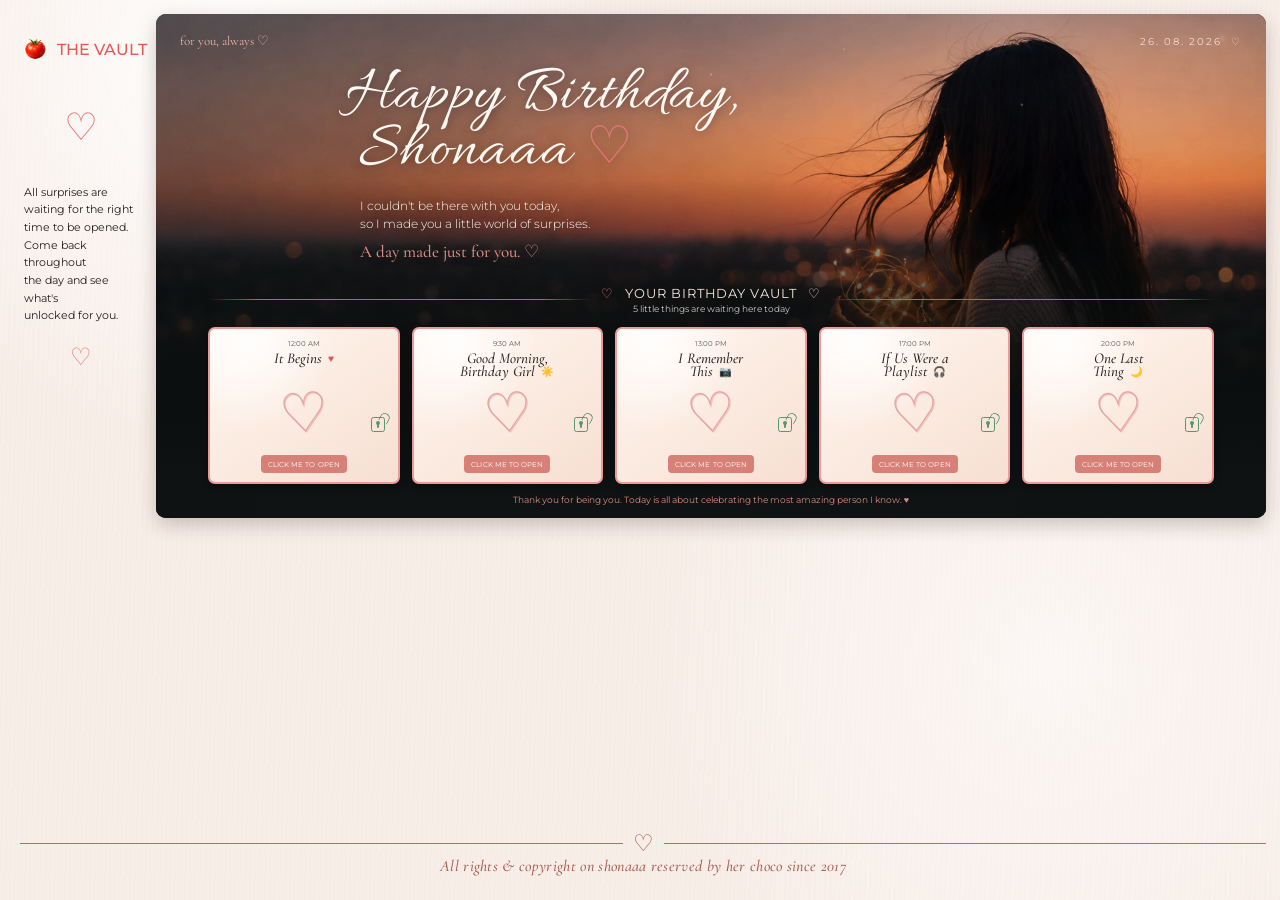
<file: index.html>
<!doctype html>
<html lang="en">
  <head>
    <meta charset="UTF-8" />
    <meta name="viewport" content="width=device-width, initial-scale=1" />
    <meta name="theme-color" content="#f8ede7" />
    <meta name="description" content="A little birthday world of surprises, made just for Shonaaa." />
    <title>The Birthday Vault · Shonaaa</title>
    <link rel="preconnect" href="https://fonts.googleapis.com" />
    <link rel="preconnect" href="https://fonts.gstatic.com" crossorigin />
    <link href="https://fonts.googleapis.com/css2?family=Allura&family=Cormorant+Garamond:ital,wght@1,500&family=Montserrat:wght@300;400;500;600&display=swap" rel="stylesheet" />
    <link rel="stylesheet" href="styles.css" />
        <link rel="icon" type="image/png" href="../assets/tomato-mark.png">
    <script defer src="vault-data.js"></script>
    <script defer src="app.js"></script>
  </head>
  <body>
    <main class="page-layout">
      <header class="brand" aria-label="The Vault">
        <img src="assets/tomato-mark.png" alt="" width="52" height="52" />
        <span>THE VAULT</span>
      </header>

      <section class="vault-panel" aria-labelledby="birthday-title">
        <div class="vault-atmosphere" aria-hidden="true"></div>
        <div class="panel-meta">
          <span class="meta-love">for you, always ♡</span>
          <time id="vault-date" datetime="2026-08-25">25. 08. 2026&nbsp;&nbsp;♡</time>
        </div>

        <div class="hero-copy">
          <h1 id="birthday-title">Happy Birthday,<br /><span>Shonaaa</span> <i>♡</i></h1>
          <p>I couldn't be there with you today,<br />so I made you a little world of surprises.</p>
          <strong>A day made just for you. ♡</strong>
        </div>

        <section class="vault-content" aria-labelledby="vault-heading">
          <div class="vault-heading-row">
            <span class="heading-line" aria-hidden="true"></span>
            <div>
              <h2 id="vault-heading">♡ &nbsp; YOUR BIRTHDAY VAULT &nbsp; ♡</h2>
              <p>5 little things are waiting here today</p>
            </div>
            <span class="heading-line" aria-hidden="true"></span>
          </div>
          <div class="cards-grid" id="vault-cards" aria-live="polite"></div>
          <p class="panel-thank-you">Thank you for being you. Today is all about celebrating the most amazing person I know. ♥</p>
        </section>
      </section>

      <aside class="intro-note">
        <span class="note-heart" aria-hidden="true">♡</span>
        <p>All surprises are<br class="desktop-only" /> waiting for the right<br class="desktop-only" /> time to be opened.<br class="desktop-only" /> Come back throughout<br class="desktop-only" /> the day and see what's<br class="desktop-only" /> unlocked for you.</p>
        <span class="note-small-heart" aria-hidden="true">♡</span>
      </aside>

      <footer class="site-footer">
        <div class="footer-rule" aria-hidden="true"><span></span><b>♡</b><span></span></div>
        <p>All rights & copyright on shonaaa reserved by her choco since 2017</p>
      </footer>
    </main>
  </body>
</html>
</file>
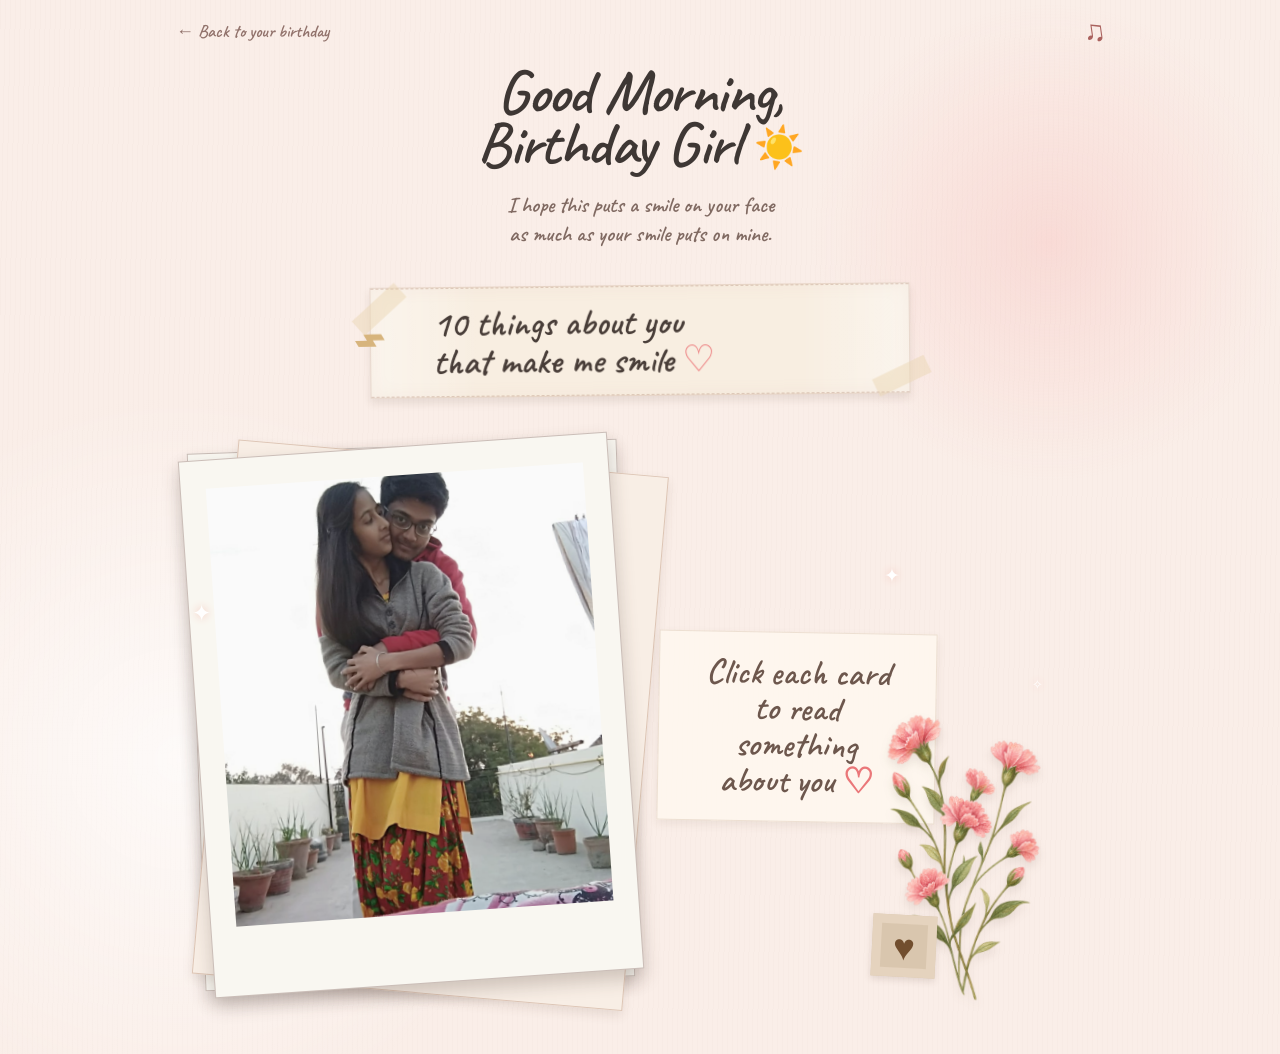
<file: surprises/good-morning.html>
<!doctype html>
<html lang="en">
  <head>
    <meta charset="UTF-8" />
    <meta name="viewport" content="width=device-width, initial-scale=1" />
    <meta name="theme-color" content="#f9eee9" />
    <meta name="description" content="A good-morning birthday keepsake made especially for Shonaaa." />
    <title>Good Morning, Birthday Girl · The Birthday Vault</title>
    <link rel="preconnect" href="https://fonts.googleapis.com" />
    <link rel="preconnect" href="https://fonts.gstatic.com" crossorigin />
    <link href="https://fonts.googleapis.com/css2?family=Allura&family=Caveat:wght@500;600;700&family=Montserrat:wght@300;400;500&display=swap" rel="stylesheet" />
    <link rel="preload" href="../assets/birthday-sunset-hero.png" as="image" />
    <link rel="preload" href="../assets/morning-carnations-photo.png" as="image" />
    <link rel="preload" href="../assets/remember-sunset-memory.png" as="image" />
    <link rel="preload" href="../assets/pink-carnation-bouquet.png" as="image" />
    <link rel="stylesheet" href="../styles.css" />
    <link rel="stylesheet" href="../good-morning.css" />
        <link rel="icon" type="image/png" href="../assets/tomato-mark.png">
    <script defer src="../vault-data.js"></script>
    <script defer src="../surprise.js"></script>
    <script defer src="../good-morning.js"></script>
  </head>
  <body class="good-morning-page is-preloading" data-surprise-id="good-morning">
    <div class="gm-preloader" id="gm-preloader" role="status" aria-label="Opening something made just for you">
      <div class="gm-stars" aria-hidden="true"></div>
      <p class="gm-preload-copy">Opening something<br />made just for you...</p>
      <span class="gm-preload-copy-heart" aria-hidden="true">♡</span>
      <div class="gm-envelope-scene" aria-hidden="true">
        <div class="gm-golden-glow"></div>
        <div class="gm-sparks">
          <i style="--x:-104px;--y:-75px;--d:.05s;--s:7px"></i><i style="--x:-64px;--y:-118px;--d:.16s;--s:5px"></i>
          <i style="--x:-22px;--y:-92px;--d:.27s;--s:8px"></i><i style="--x:24px;--y:-126px;--d:.1s;--s:5px"></i>
          <i style="--x:67px;--y:-86px;--d:.22s;--s:7px"></i><i style="--x:104px;--y:-112px;--d:.34s;--s:4px"></i>
          <i style="--x:-126px;--y:-22px;--d:.31s;--s:5px"></i><i style="--x:126px;--y:-31px;--d:.13s;--s:6px"></i>
        </div>
        <div class="gm-envelope">
          <div class="gm-envelope-back"></div>
          <div class="gm-letter"><span>for you ♡</span></div>
          <div class="gm-envelope-front"></div>
          <div class="gm-envelope-flap"></div>
          <div class="gm-heart-seal">♥</div>
        </div>
      </div>
      <span class="gm-floating-heart heart-one" aria-hidden="true">♥</span><span class="gm-floating-heart heart-two" aria-hidden="true">♥</span>
      <span class="gm-floating-heart heart-three" aria-hidden="true">♥</span><span class="gm-floating-heart heart-four" aria-hidden="true">♥</span>
      <div class="gm-stitch-path" aria-hidden="true"><span>♥</span></div>
    </div>

    <main class="gm-page" id="good-morning-content">
      <div class="gm-page-inner">
        <a class="gm-back" href="../index.html">← Back to your birthday</a>
        <button class="gm-music" type="button" aria-label="A little birthday melody" title="A little birthday melody">♫</button>
        <header class="gm-heading">
          <h1>Good Morning,<br />Birthday Girl <span>☀️</span></h1>
          <p>I hope this puts a smile on your face<br />as much as your smile puts on mine.</p>
        </header>
        <section class="gm-keepsake" aria-label="Ten things about you">
          <span class="gm-paperclip" aria-hidden="true">⌁</span>
          <p>10 things about you<br />that make me smile <b>♡</b></p>
          <span class="gm-tape tape-left" aria-hidden="true"></span><span class="gm-tape tape-right" aria-hidden="true"></span>
        </section>
        <section class="gm-collage" aria-label="Birthday keepsake collage">
          <div class="gm-under-polaroid" aria-hidden="true">
            <figure><img src="../assets/morning-carnations-photo.png" alt="" /></figure>
            <span class="gm-under-progress">1 / 10</span>
          </div>
          <button class="gm-flip-card is-cover" type="button" aria-label="Flip the cover photograph to read message 1 of 10">
            <span class="gm-flip-inner">
              <span class="gm-flip-face gm-flip-front">
                <span class="gm-photo-mat"><img src="../assets/birthday-sunset-hero.png" alt="A girl holding warm fairy lights at sunset" /></span>
                <span class="gm-card-progress" aria-hidden="true"></span>
              </span>
              <span class="gm-flip-face gm-flip-back">
                <span class="gm-back-number">01</span>
                <span class="gm-back-message">Your smile makes even the quietest morning feel like sunshine. <b>♡</b></span>
                <span class="gm-back-doodle" aria-hidden="true">☀</span>
              </span>
            </span>
          </button>
          <button class="gm-current-message" type="button" aria-hidden="true" aria-label="Flip the latest message back to the photo stack">
            <span class="gm-current-number">01</span>
            <span class="gm-current-copy">Your smile makes even the quietest morning feel like sunshine. <b>♡</b></span>
            <span class="gm-current-doodle" aria-hidden="true">☀</span>
          </button>
          <article class="gm-instruction" id="memory-note" tabindex="-1">
            <p>Click each card<br />to read<br />something<br />about you <span>♡</span></p>
          </article>
          <img class="gm-flowers" src="../assets/pink-carnation-bouquet.png" alt="" />
          <span class="gm-flower-sparkle sparkle-one" aria-hidden="true">✦</span><span class="gm-flower-sparkle sparkle-two" aria-hidden="true">✧</span>
          <span class="gm-photo-sparkle" aria-hidden="true">✦</span><span class="gm-heart-sticker" aria-hidden="true">♥</span>
        </section>
      </div>
    </main>
  </body>
</html>
</file>
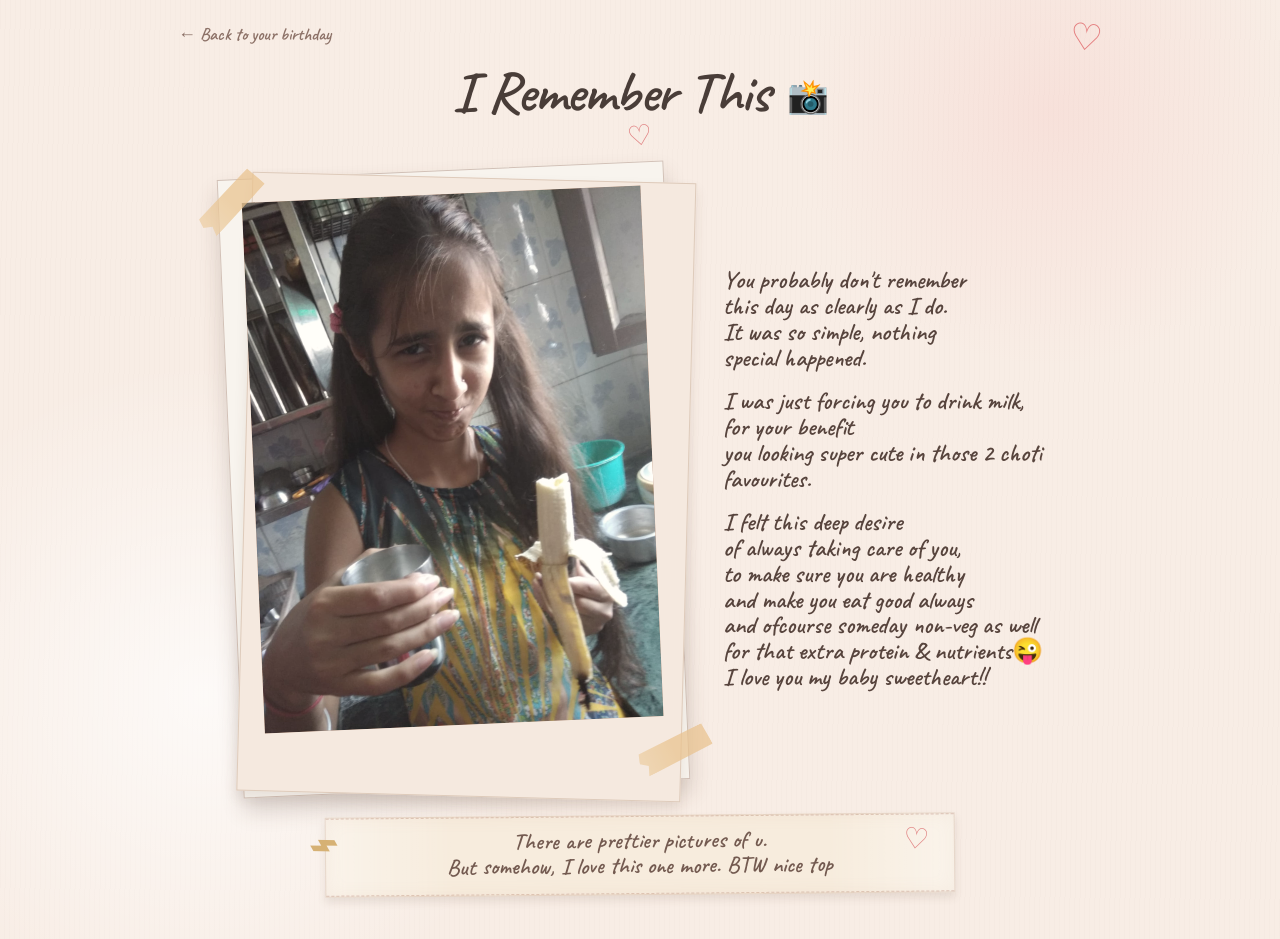
<file: surprises/i-remember-this.html>
<!doctype html>
<html lang="en">
  <head>
    <meta charset="UTF-8" />
    <meta name="viewport" content="width=device-width, initial-scale=1" />
    <meta name="theme-color" content="#f8ede5" />
    <meta name="description" content="A little sunset memory saved inside Shonaaa's birthday vault." />
    <title>I Remember This · The Birthday Vault</title>
    <link rel="preconnect" href="https://fonts.googleapis.com" />
    <link rel="preconnect" href="https://fonts.gstatic.com" crossorigin />
    <link href="https://fonts.googleapis.com/css2?family=Allura&family=Caveat:wght@500;600;700&family=Montserrat:wght@300;400;500&display=swap" rel="stylesheet" />
    <link rel="preload" href="../assets/remember-sunset-memory.png" as="image" />
    <link rel="stylesheet" href="../styles.css" />
    <link rel="stylesheet" href="../i-remember.css" />
        <link rel="icon" type="image/png" href="../assets/tomato-mark.png">
    <script defer src="../vault-data.js"></script>
    <script defer src="../surprise.js"></script>
    <script defer src="../i-remember.js"></script>
  </head>
  <body class="remember-page is-preloading" data-surprise-id="remember-this">
    <div class="rm-preloader" id="rm-preloader" role="status" aria-label="A memory is coming to life">
      <div class="rm-preload-specks" aria-hidden="true"></div>
      <p class="rm-preload-copy">Hold on...<br /><span>A memory is coming to life</span></p>
      <span class="rm-preload-heart" aria-hidden="true">♥</span>
      <div class="rm-developing-polaroid" aria-hidden="true">
        <span class="rm-loader-tape"></span>
        <div class="rm-developing-photo"><img src="../assets/MILK.jpeg" alt="" /></div>
        <span class="rm-drawn-heart">♡</span>
      </div>
    </div>

    <main class="rm-page" id="remember-content">
      <div class="rm-page-inner">
        <a class="rm-back" href="../index.html">← Back to your birthday</a>
        <span class="rm-corner-heart" aria-hidden="true">♡</span>
        <header class="rm-heading">
          <h1 data-surprise-title data-preserve-title>I Remember This <span aria-hidden="true">📸</span></h1>
          <i aria-hidden="true">♡</i>
        </header>
        <section class="rm-memory" aria-label="A favorite sunset memory">
          <figure class="rm-polaroid">
            <span class="rm-tape rm-tape-one" aria-hidden="true"></span>
            <span class="rm-tape rm-tape-two" aria-hidden="true"></span>
            <div class="rm-photo-window"><img src="../assets/MILK.jpeg" alt="Two people sitting together beside the sea at sunset" /></div>
          </figure>
          <article class="rm-story">
            <p>You probably don't remember<br />this day as clearly as I do.<br />It was so simple, nothing<br />special happened.</p>
            <p>I was just forcing you to drink milk, for your benefit<br />you looking super cute in those 2 choti<br />favourites.</p>
            <p>I felt this deep desire<br />of always taking care of you,<br />to make sure you are healthy<br>and make you eat good always<br>and ofcourse someday non-veg as well for that extra protein & nutrients😜<br>I love you my baby sweetheart!!</p>
          </article>
        </section>
        <aside class="rm-closing-note">
          <span class="rm-note-paperclip" aria-hidden="true">⌁</span>
          <p>There are prettier pictures of u.<br />But somehow, I love this one more. BTW nice top</p>
          <span class="rm-note-heart" aria-hidden="true">♡</span>
        </aside>
      </div>
    </main>
  </body>
</html>
</file>
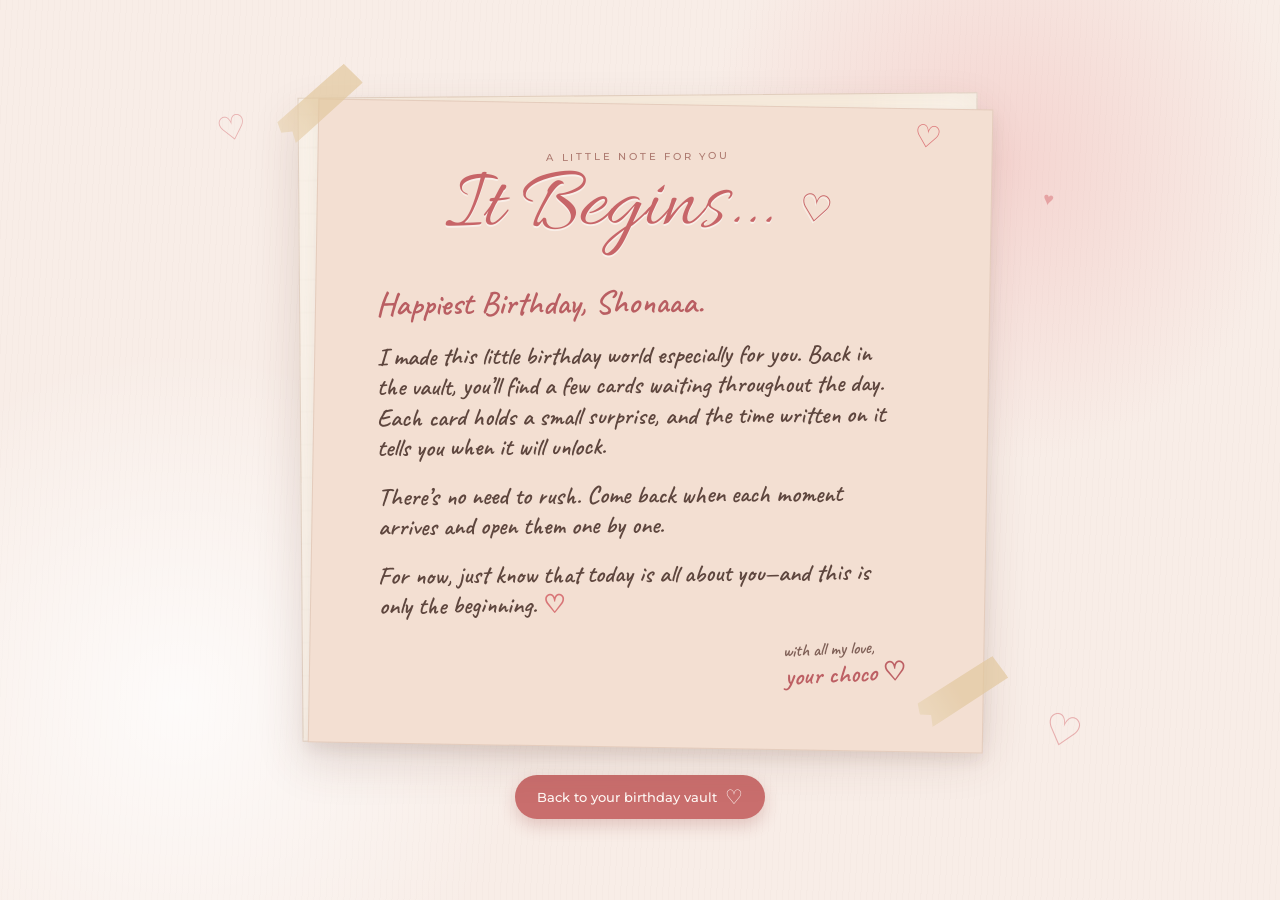
<file: surprises/it-begins.html>
<!doctype html>
<html lang="en">
  <head>
    <meta charset="UTF-8" />
    <meta name="viewport" content="width=device-width, initial-scale=1" />
    <meta name="theme-color" content="#f8ede7" />
    <meta name="description" content="A little note to begin Shonaaa's birthday surprises." />
    <title>It Begins · The Birthday Vault</title>
    <link rel="preconnect" href="https://fonts.googleapis.com" />
    <link rel="preconnect" href="https://fonts.gstatic.com" crossorigin />
    <link href="https://fonts.googleapis.com/css2?family=Allura&family=Caveat:wght@500;600;700&family=Montserrat:wght@300;400;500&display=swap" rel="stylesheet" />
    <link rel="stylesheet" href="../styles.css" />
    <link rel="stylesheet" href="../it-begins.css" />
        <link rel="icon" type="image/png" href="../assets/tomato-mark.png">
    <script defer src="../vault-data.js"></script>
    <script defer src="../surprise.js"></script>
  </head>
  <body class="begins-page" data-surprise-id="it-begins">
    <main class="begins-shell">
      <span class="begins-heart heart-one" aria-hidden="true">♡</span>
      <span class="begins-heart heart-two" aria-hidden="true">♥</span>
      <span class="begins-heart heart-three" aria-hidden="true">♡</span>

      <article class="begins-note" aria-labelledby="begins-title">
        <span class="begins-tape tape-left" aria-hidden="true"></span>
        <span class="begins-tape tape-right" aria-hidden="true"></span>
        <span class="begins-paper-heart" aria-hidden="true">♡</span>

        <header>
          <p class="begins-kicker">a little note for you</p>
          <h1 id="begins-title" data-surprise-title data-preserve-title>It Begins... <span>♡</span></h1>
        </header>

        <div class="begins-copy">
          <p class="begins-greeting">Happiest Birthday, Shonaaa.</p>
          <p>I made this little birthday world especially for you. Back in the vault, you’ll find a few cards waiting throughout the day. Each card holds a small surprise, and the time written on it tells you when it will unlock.</p>
          <p>There’s no need to rush. Come back when each moment arrives and open them one by one.</p>
          <p>For now, just know that today is all about you—and this is only the beginning. <span>♡</span></p>
        </div>

        <footer class="begins-signoff">
          <span>with all my love,</span>
          <strong>your choco ♡</strong>
        </footer>
      </article>

      <a class="begins-back" href="../index.html">Back to your birthday vault <span>♡</span></a>
    </main>
  </body>
</html>
</file>
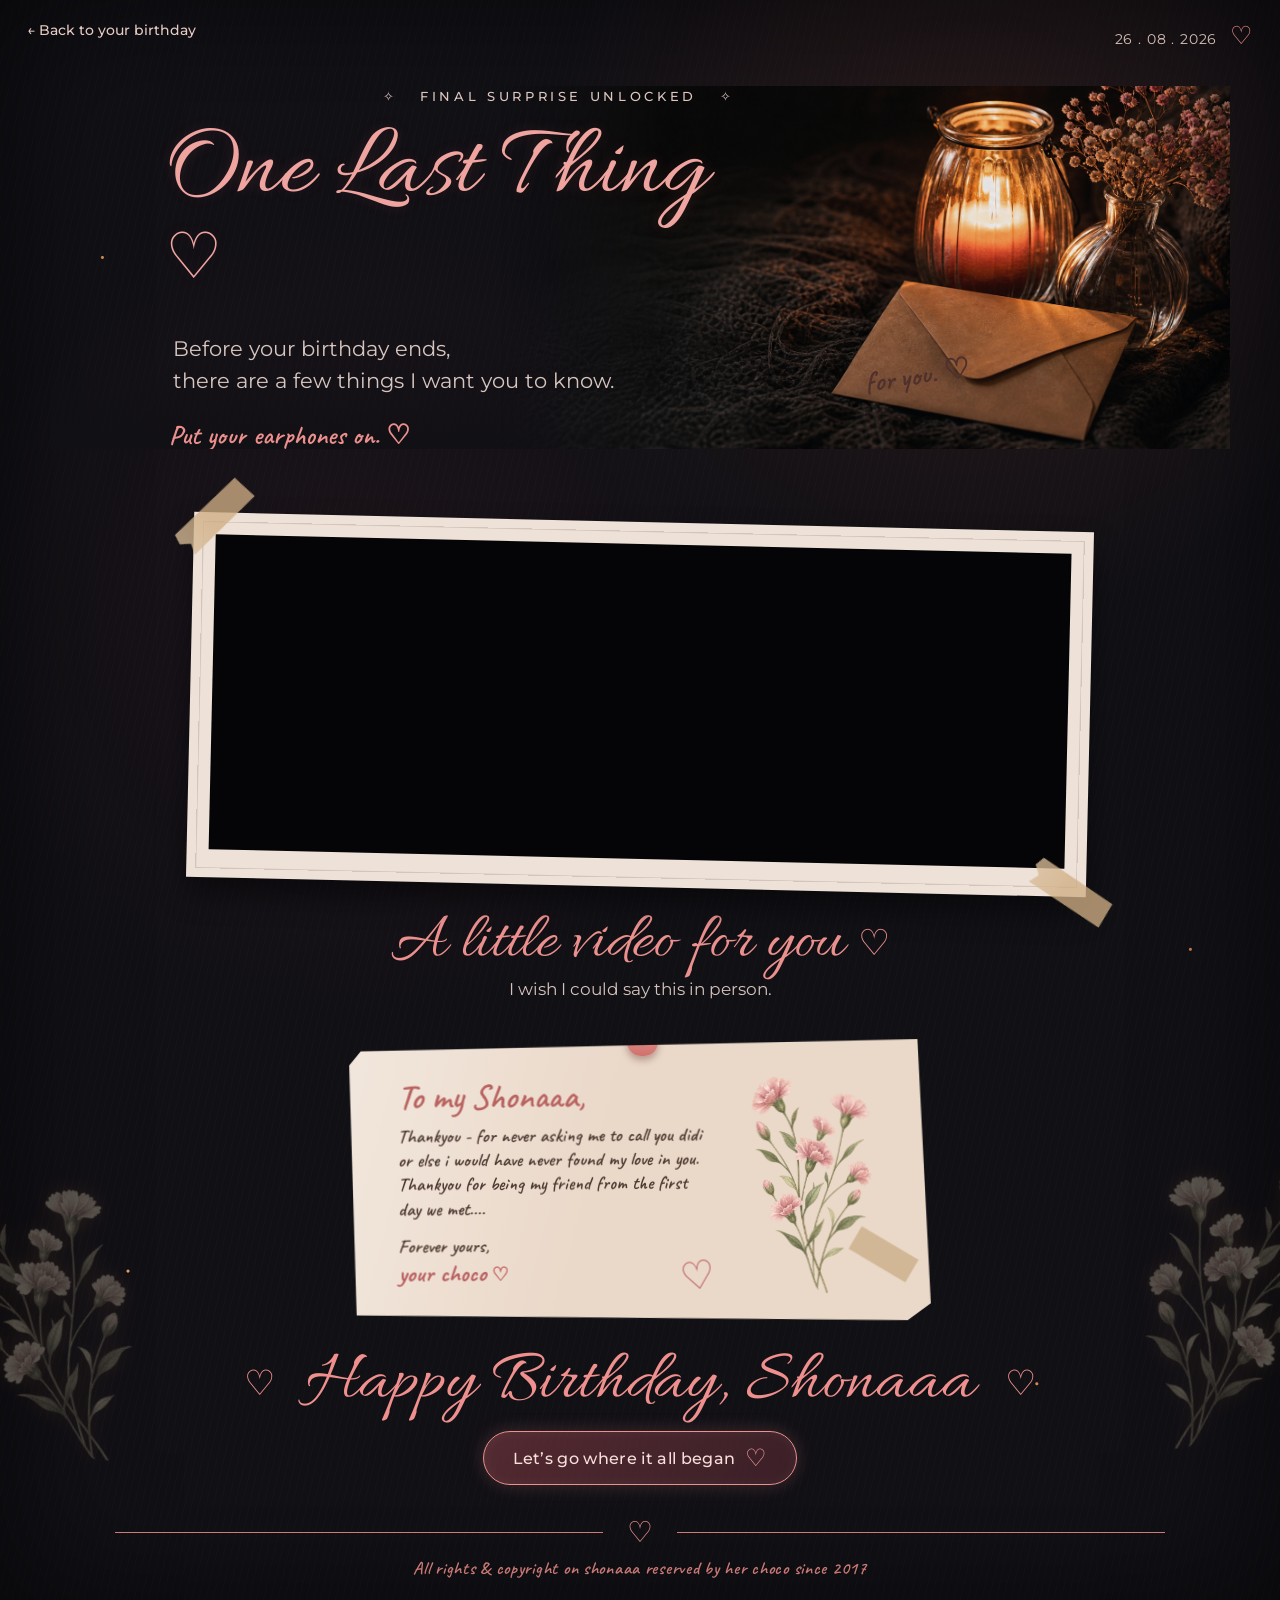
<file: surprises/one-last-thing.html>
<!doctype html>
<html lang="en">
  <head>
    <meta charset="UTF-8" />
    <meta name="viewport" content="width=device-width, initial-scale=1" />
    <meta name="theme-color" content="#111015" />
    <meta name="description" content="One last birthday message for Shonaaa." />
    <title>One Last Thing · The Birthday Vault</title>
    <link rel="preconnect" href="https://fonts.googleapis.com" />
    <link rel="preconnect" href="https://fonts.gstatic.com" crossorigin />
    <link href="https://fonts.googleapis.com/css2?family=Allura&family=Caveat:wght@500;600;700&family=Montserrat:wght@300;400;500&display=swap" rel="stylesheet" />
    <link rel="preload" href="../assets/last-candle-envelope.png" as="image" />
    <link rel="preload" href="../assets/last-video-poster.png" as="image" />
    <link rel="stylesheet" href="../styles.css" />
    <link rel="stylesheet" href="../one-last-thing.css" />
        <link rel="icon" type="image/png" href="../assets/tomato-mark.png">
    <script defer src="../vault-data.js"></script>
    <script defer src="../surprise.js"></script>
  </head>
  <body class="last-page" data-surprise-id="one-last-thing">
    <main class="last-shell">
      <header class="last-topbar">
        <a class="last-back" href="../index.html">← <span>Back to your birthday</span></a>
        <!-- <nav class="last-progress" aria-label="Birthday surprise progress">
          <a href="it-begins.html"><i>✉</i><span>It Begins</span></a><b>→</b>
          <a href="good-morning.html"><i>✉</i><span>Good Morning</span></a><b>→</b>
          <a href="i-remember-this.html"><i>✉</i><span>I Remember This</span></a><b>→</b>
          <a href="playlist.html"><i>✉</i><span>Our Playlist</span></a><b>→</b>
          <a class="is-current" href="#final-message"><i>♥</i><span>One Last Thing</span></a>
        </nav> -->
        <p class="last-date">26 . 08 . 2026 <span>♡</span></p>
      </header>

      <section class="last-hero" id="final-message">
        <img class="last-hero-photo" src="../assets/last-candle-envelope.png" alt="A candle, flowers, and an envelope on a dark blanket" />
        <div class="last-hero-copy">
          <p class="last-unlocked">✧ &nbsp; FINAL SURPRISE UNLOCKED &nbsp; ✧</p>
          <h1 data-surprise-title data-preserve-title>One Last Thing <span>♡</span></h1>
          <p class="last-intro">Before your birthday ends,<br />there are a few things I want you to know.</p>
          <p class="last-earphones">Put your earphones on. <span>♡</span></p>
        </div>
        <span class="last-envelope-note">for you. ♡</span>
      </section>

      <section class="last-video-section" aria-labelledby="video-heading">
        <div class="last-video-frame">
          <span class="last-tape video-tape-one" aria-hidden="true"></span>
          <span class="last-tape video-tape-two" aria-hidden="true"></span>
          <!-- <iframe
            src="https://drive.google.com/file/d/15ehbHCfu8DRDphAGXggz4iseLYE5hCgQ/preview"
            title="A little birthday video for Shonaaa"
            allow="autoplay; encrypted-media; fullscreen"
            allowfullscreen
          ></iframe> -->

          <iframe width="560" height="315" src="https://www.youtube.com/embed/yEVs49Wk3AM?si=kJuuq4FycsaKz4u0" title="YouTube video player" frameborder="0" allow="accelerometer; autoplay; clipboard-write; encrypted-media; gyroscope; picture-in-picture; web-share" referrerpolicy="strict-origin-when-cross-origin" allowfullscreen></iframe>
        </div>
        <h2 id="video-heading">A little video for you <span>♡</span></h2>
        <p>I wish I could say this in person.</p>
        <!-- <p class="last-drive-fallback">If the player does not load, <a href="https://drive.google.com/file/d/15ehbHCfu8DRDphAGXggz4iseLYE5hCgQ/preview" target="_blank" rel="noopener noreferrer">open the video in Google Drive</a>.</p> -->
      </section>

      <section class="last-letter" aria-label="A final birthday letter">
        <span class="last-letter-pin" aria-hidden="true">♥</span>
        <div class="last-letter-copy">
          <h2>To my Shonaaa,</h2>
          <p>Thankyou - for never asking me to call you didi<br />or else i would have never found my love in you.<br />Thankyou for being my friend from the first day we met....</p>
          <p>Forever yours,<br /><strong>your choco</strong> <span>♡</span></p>
        </div>
        
        <img src="../assets/pink-carnation-bouquet.png" alt="" />
        <span class="last-letter-heart" aria-hidden="true">♡</span>
        <span class="last-letter-tape" aria-hidden="true"></span>
      </section>

      <section class="last-birthday-line" aria-label="Happy birthday Shonaaa">
        <span>♡</span><h2>Happy Birthday, Shonaaa</h2><span>♡</span>
      </section>

      <a class="last-origin-button" href="where-it-all-began.html">Let’s go where it all began <span>♡</span></a>

      <img class="last-side-flower flower-left" src="../assets/pink-carnation-bouquet.png" alt="" />
      <img class="last-side-flower flower-right" src="../assets/pink-carnation-bouquet.png" alt="" />

      <footer class="last-footer">
        <div><span></span><i>♡</i><span></span></div>
        <p>All rights & copyright on shonaaa reserved by her choco since 2017</p>
      </footer>
    </main>
  </body>
</html>
</file>
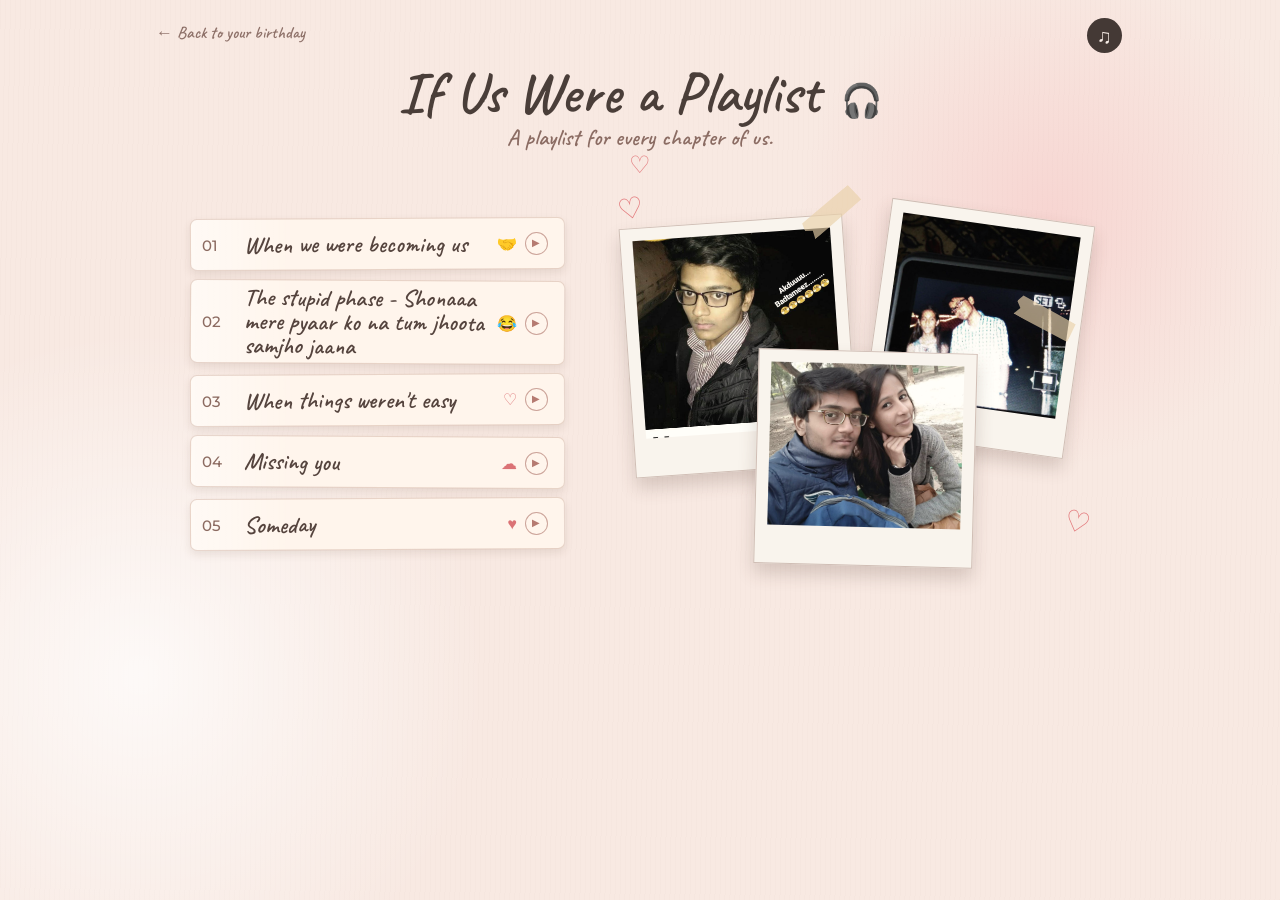
<file: surprises/playlist.html>
<!doctype html>
<html lang="en">
  <head>
    <meta charset="UTF-8" />
    <meta name="viewport" content="width=device-width, initial-scale=1" />
    <meta name="theme-color" content="#f8e8e1" />
    <meta name="description" content="A playlist for every chapter of us, saved inside Shonaaa's birthday vault." />
    <title>If Us Were a Playlist · The Birthday Vault</title>
    <link rel="preconnect" href="https://fonts.googleapis.com" />
    <link rel="preconnect" href="https://fonts.gstatic.com" crossorigin />
    <link href="https://fonts.googleapis.com/css2?family=Allura&family=Caveat:wght@500;600;700&family=Montserrat:wght@300;400;500&display=swap" rel="stylesheet" />
    <link rel="preload" href="../assets/playlist-rooftop-memory.png" as="image" />
    <link rel="preload" href="../assets/playlist-walk-memory.png" as="image" />
    <link rel="stylesheet" href="../styles.css" />
    <link rel="stylesheet" href="../playlist.css" />
    <link rel="icon" type="image/png" href="../assets/tomato-mark.png">
    <script defer src="../vault-data.js"></script>
    <script defer src="../surprise.js"></script>
    <script defer src="../playlist.js"></script>
  </head>
  <body class="playlist-page is-preloading" data-surprise-id="playlist">
    <div class="pl-preloader" id="pl-preloader" role="status" aria-label="Setting the mood, our playlist is about to play">
      <div class="pl-stars" aria-hidden="true"></div>
      <p class="pl-preload-copy">Setting the mood...<br /><span>Our playlist is about to play</span></p>
      <span class="pl-copy-heart" aria-hidden="true">♡</span>
      <div class="pl-turntable" aria-hidden="true">
        <div class="pl-vinyl">
          <div class="pl-vinyl-label"><span></span></div>
        </div>
        <div class="pl-tonearm"><i></i></div>
      </div>
      <span class="pl-float float-1" aria-hidden="true">♥</span><span class="pl-float float-2" aria-hidden="true">♡</span>
      <span class="pl-float float-3" aria-hidden="true">♥</span><span class="pl-float float-4" aria-hidden="true">♡</span>
      <span class="pl-float float-5" aria-hidden="true">♥</span><span class="pl-float float-6" aria-hidden="true">♡</span>
      <span class="pl-note note-1" aria-hidden="true">♫</span><span class="pl-note note-2" aria-hidden="true">♪</span>
      <span class="pl-note note-3" aria-hidden="true">♫</span><span class="pl-note note-4" aria-hidden="true">♪</span>
    </div>

    <main class="pl-page">
      <div class="pl-page-inner">
        <a class="pl-back" href="../index.html">← Back to your birthday</a>
        <span class="pl-corner-note" aria-hidden="true">♫</span>
        <header class="pl-heading">
          <h1 data-surprise-title data-preserve-title>If Us Were a Playlist <span aria-hidden="true">🎧</span></h1>
          <p>A playlist for every chapter of us.</p>
          <i aria-hidden="true">♡</i>
        </header>

        <section class="pl-content" aria-label="Our five-part playlist">
          <ol class="pl-tracks">
            <li><a href="https://youtu.be/z_B0PF8Ug00?si=P9zvV1nbi0lcqKJS" target="_blank" rel="noopener noreferrer"><b>01</b><span>When we were becoming us</span><em>🤝</em><i>▶</i></a></li>
            <li><a href="https://youtu.be/ey12lXsUu_8?si=taUUuMqR6wPIOH7b" target="_blank" rel="noopener noreferrer"><b>02</b><span>The stupid phase - Shonaaa mere pyaar ko na tum jhoota samjho jaana</span><em>😂</em><i>▶</i></a></li>
            <li><a href="https://youtu.be/IEcYHmAbznE?si=_FTkKyEN00KbD6Hk" target="_blank" rel="noopener noreferrer"><b>03</b><span>When things weren't easy</span><em>♡</em><i>▶</i></a></li>
            <li><a href="https://youtu.be/cs1e0fRyI18?si=rcKOv3NoEnA4OuPr" target="_blank" rel="noopener noreferrer"><b>04</b><span>Missing you</span><em>☁</em><i>▶</i></a></li>
            <li><a href="https://youtu.be/Njq4A5DAqRw?si=tenDXjkxzVOuJVP0" target="_blank" rel="noopener noreferrer"><b>05</b><span>Someday</span><em>♥</em><i>▶</i></a></li>
          </ol>

          <div class="pl-collage" aria-label="Three favorite memories">
            <figure class="pl-photo photo-a"><img src="../assets/song-1.webp" alt="A couple sitting together beside the sea at sunset" /></figure>
            <figure class="pl-photo photo-b"><img src="../assets/song-2.webp" alt="A couple walking together along a quiet path" /></figure>
            <figure class="pl-photo photo-c"><img src="../assets/song-3.webp" alt="A couple sharing earphones on a city rooftop" /></figure>
            <span class="pl-tape tape-a" aria-hidden="true"></span><span class="pl-tape tape-b" aria-hidden="true"></span>
            <span class="pl-collage-heart heart-a" aria-hidden="true">♡</span><span class="pl-collage-heart heart-b" aria-hidden="true">♡</span>
          </div>
        </section>
      </div>
    </main>
  </body>
</html>
</file>
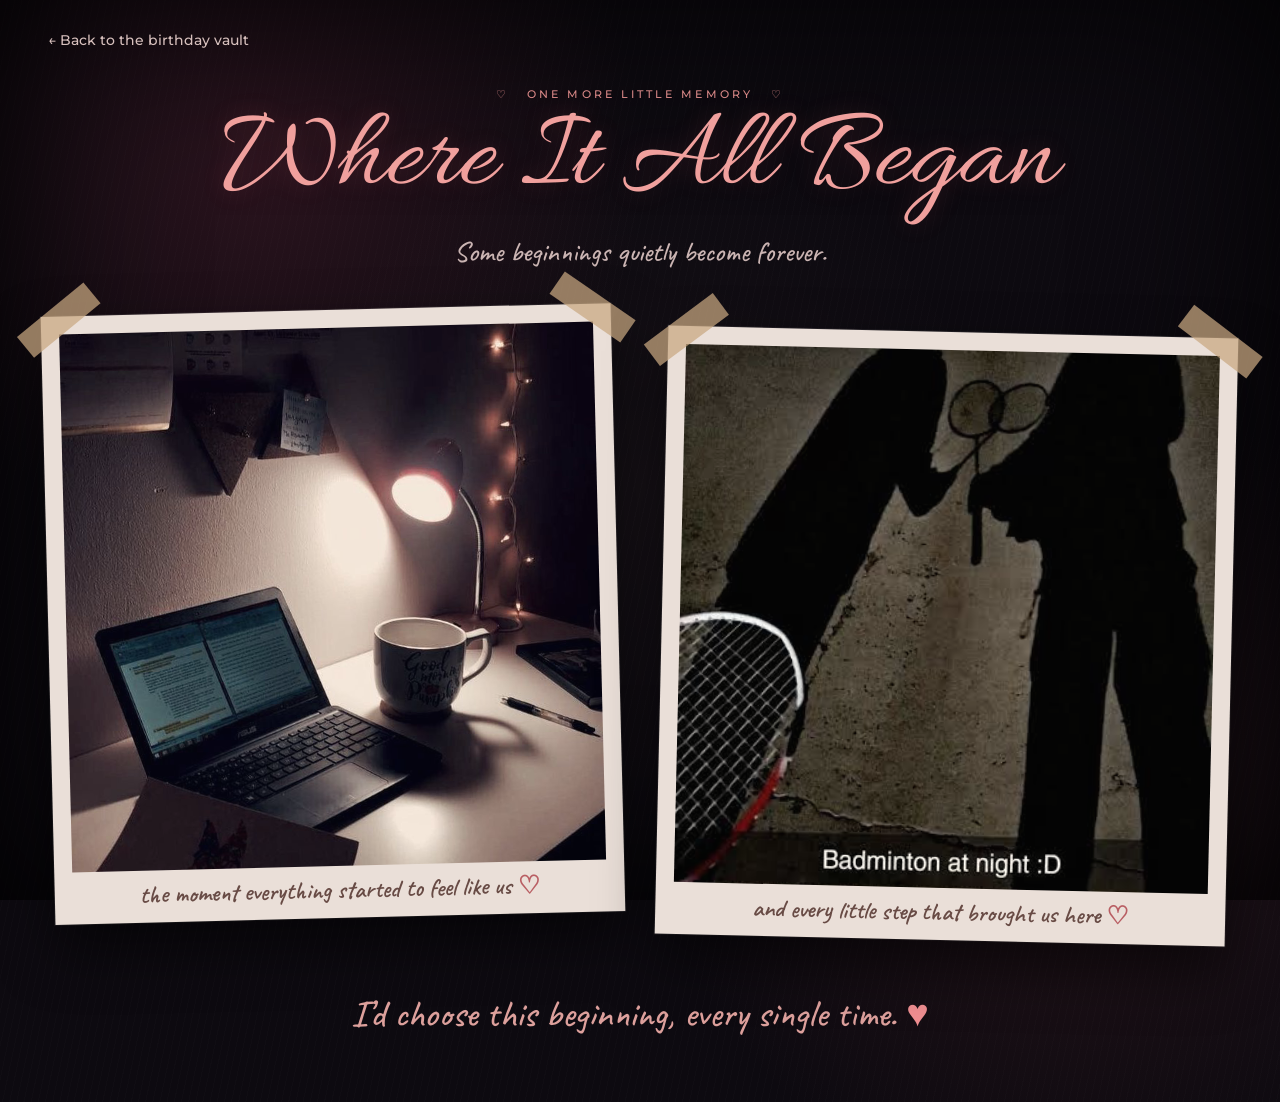
<file: surprises/where-it-all-began.html>
<!doctype html>
<html lang="en">
  <head>
    <meta charset="UTF-8" />
    <meta name="viewport" content="width=device-width, initial-scale=1" />
    <meta name="theme-color" content="#0d0a10" />
    <meta name="description" content="A quiet look back at where it all began." />
    <title>Where It All Began · The Birthday Vault</title>
    <link rel="preconnect" href="https://fonts.googleapis.com" />
    <link rel="preconnect" href="https://fonts.gstatic.com" crossorigin />
    <link href="https://fonts.googleapis.com/css2?family=Allura&family=Caveat:wght@500;600&family=Montserrat:wght@300;400;500&display=swap" rel="stylesheet" />
    <link rel="preload" href="../assets/remember-sunset-memory.png" as="image" />
    <link rel="preload" href="../assets/playlist-walk-memory.png" as="image" />
    <link rel="stylesheet" href="../where-it-all-began.css" />
        <link rel="icon" type="image/png" href="../assets/tomato-mark.png">
  </head>
  <body class="origin-page">
    <div class="origin-hearts" aria-hidden="true">
      <span style="--x:5%;--size:17px;--delay:-2s;--duration:13s">♡</span>
      <span style="--x:12%;--size:28px;--delay:-8s;--duration:17s">♥</span>
      <span style="--x:20%;--size:14px;--delay:-5s;--duration:12s">♡</span>
      <span style="--x:29%;--size:21px;--delay:-11s;--duration:18s">♡</span>
      <span style="--x:37%;--size:13px;--delay:-1s;--duration:14s">♥</span>
      <span style="--x:46%;--size:25px;--delay:-7s;--duration:19s">♡</span>
      <span style="--x:55%;--size:16px;--delay:-4s;--duration:15s">♥</span>
      <span style="--x:63%;--size:30px;--delay:-13s;--duration:20s">♡</span>
      <span style="--x:72%;--size:15px;--delay:-9s;--duration:13s">♡</span>
      <span style="--x:80%;--size:23px;--delay:-3s;--duration:16s">♥</span>
      <span style="--x:88%;--size:18px;--delay:-10s;--duration:18s">♡</span>
      <span style="--x:95%;--size:27px;--delay:-6s;--duration:15s">♡</span>
    </div>

    <main class="origin-shell">
      <a class="origin-back" href="../index.html">← Back to the birthday vault</a>

      <header class="origin-heading">
        <p>♡ &nbsp; one more little memory &nbsp; ♡</p>
        <h1>Where It All Began</h1>
        <span>Some beginnings quietly become forever.</span>
      </header>

      <section class="origin-gallery" aria-label="Two memories from where it all began">
        <figure class="origin-photo origin-photo-one">
          <img src="../assets/late-night-studies.webp" alt="Two people sitting together beside the sea at sunset" />
          <figcaption>the moment everything started to feel like us <span>♡</span></figcaption>
        </figure>
        <figure class="origin-photo origin-photo-two">
          <img src="../assets/badminton.webp" alt="Two people walking together along a quiet path" />
          <figcaption>and every little step that brought us here <span>♡</span></figcaption>
        </figure>
      </section>

      <p class="origin-closing">I’d choose this beginning, every single time. <span>♥</span></p>
    </main>
  </body>
</html>
</file>
<file: styles.css>
:root {
  --paper: #f8eee8;
  --paper-deep: #f1dfd5;
  --ink: #241f1d;
  --salmon: #d97970;
  --salmon-soft: #e9a39d;
  --line: #b56f63;
  --card: #fff1e9;
  --card-edge: #efaaa8;
  --night: #101313;
  --ready: #57966e;
}

* { box-sizing: border-box; }

html { min-width: 320px; background: var(--paper); }

body {
  margin: 0;
  min-height: 100vh;
  color: var(--ink);
  font-family: "Montserrat", Arial, sans-serif;
  background:
    radial-gradient(circle at 18% 8%, rgba(255,255,255,.92), transparent 28%),
    radial-gradient(circle at 82% 74%, rgba(255,255,255,.55), transparent 32%),
    repeating-linear-gradient(92deg, rgba(107,68,48,.018) 0, rgba(107,68,48,.018) 1px, transparent 1px, transparent 5px),
    var(--paper);
}

button, a { -webkit-tap-highlight-color: transparent; }

.page-layout {
  width: min(100%, 1440px);
  min-height: 100vh;
  margin: 0 auto;
  padding: 14px 14px 24px 20px;
  display: grid;
  grid-template-columns: 122px minmax(0, 1fr);
  grid-template-rows: auto 1fr auto;
  grid-template-areas:
    "brand vault"
    "note vault"
    "footer footer";
  column-gap: 14px;
  align-items: start;
}

.brand {
  grid-area: brand;
  display: flex;
  align-items: center;
  gap: 7px;
  padding-top: 20px;
  color: #e55855;
  font-size: 16px;
  font-weight: 500;
  white-space: nowrap;
}

.brand img {
  width: 30px;
  height: 30px;
  object-fit: contain;
}

.intro-note {
  grid-area: note;
  align-self: start;
  padding: 32px 4px 0;
  text-align: left;
  font-size: 10.5px;
  line-height: 1.68;
}

.intro-note p { margin: 24px 0 12px; }
.note-heart, .note-small-heart { display: block; color: #ed7777; font-family: serif; }
.note-heart { font-size: 38px; font-weight: 200; text-align: center; }
.note-small-heart { font-size: 24px; text-align: center; }

.vault-panel {
  grid-area: vault;
  position: relative;
  isolation: isolate;
  min-height: 504px;
  overflow: hidden;
  color: #fff8f3;
  border-radius: 10px;
  background: var(--night);
  box-shadow: 0 7px 19px rgba(50, 31, 25, .23);
}

.vault-atmosphere {
  position: absolute;
  z-index: -2;
  inset: 0;
  background:
    linear-gradient(to bottom, rgba(7,8,9,.13) 0%, rgba(8,10,11,.12) 33%, rgba(10,13,13,.68) 55%, rgba(13,16,16,.98) 76%, #101313 100%),
    url("assets/birthday-sunset-hero.png") 53% 42% / cover no-repeat;
}

.vault-atmosphere::after {
  content: "";
  position: absolute;
  inset: 0;
  opacity: .22;
  background-image:
    radial-gradient(circle at 50% 12%, #fff 0 1px, transparent 1.5px),
    radial-gradient(circle at 78% 18%, #fff 0 1px, transparent 1.5px),
    radial-gradient(circle at 62% 7%, #fff 0 .6px, transparent 1.2px);
}

.panel-meta {
  position: absolute;
  z-index: 2;
  top: 19px;
  left: 24px;
  right: 24px;
  display: flex;
  justify-content: space-between;
  align-items: center;
  color: rgba(255,245,239,.8);
  font-size: 10px;
  letter-spacing: .18em;
}

.meta-love {
  color: #edb4aa;
  font-family: "Cormorant Garamond", Georgia, serif;
  font-size: 13px;
  letter-spacing: 0;
}

.hero-copy {
  position: relative;
  z-index: 1;
  width: 42%;
  min-width: 330px;
  margin-left: 17%;
  padding-top: 55px;
  text-shadow: 0 2px 11px rgba(0,0,0,.35);
}

.hero-copy h1 {
  margin: 0;
  font-family: "Allura", cursive;
  font-size: clamp(44px, 5.1vw, 69px);
  line-height: .84;
  font-weight: 400;
  letter-spacing: .01em;
}

.hero-copy h1 span { display: inline-block; margin-left: 14px; }
.hero-copy h1 i { color: #e07878; font-family: Georgia, serif; font-size: .8em; font-style: normal; font-weight: 200; }

.hero-copy > p {
  margin: 17px 0 7px 15px;
  font-size: 12px;
  line-height: 1.55;
  font-weight: 300;
}

.hero-copy > strong {
  display: block;
  margin-left: 15px;
  color: #dc8a84;
  font-family: "Cormorant Garamond", Georgia, serif;
  font-size: 17px;
  font-weight: 500;
}

.vault-content {
  position: absolute;
  z-index: 2;
  left: 0;
  right: 0;
  bottom: 0;
  padding: 0 52px 13px;
}

.vault-heading-row { display: flex; align-items: center; gap: 10px; margin-bottom: 13px; }
.vault-heading-row > div { flex: 0 0 auto; text-align: center; }
.heading-line { height: 1px; flex: 1 1 auto; background: linear-gradient(to right, transparent, #b9635e 13%, #b9635e 87%, transparent); }
.vault-heading-row h2 { margin: 0; color: #f7e7e1; font-size: 13px; font-weight: 400; letter-spacing: .07em; }
.vault-heading-row h2::first-letter { color: #e37f7a; }
.vault-heading-row p { margin: 2px 0 0; font-size: 9px; color: rgba(255,248,244,.8); }

.cards-grid {
  display: grid;
  grid-template-columns: repeat(5, minmax(0, 1fr));
  gap: 12px;
}

.vault-card {
  appearance: none;
  position: relative;
  min-width: 0;
  height: 157px;
  overflow: hidden;
  padding: 11px 8px 9px;
  display: flex;
  flex-direction: column;
  align-items: center;
  color: #292322;
  font-family: inherit;
  border: 1px solid rgba(255,255,255,.45);
  border-radius: 7px;
  background:
    radial-gradient(circle at 20% 10%, rgba(255,255,255,.9), transparent 42%),
    linear-gradient(145deg, #fff7f0, #f7dfd2);
  box-shadow: 0 3px 8px rgba(0,0,0,.3);
}

.vault-card:not(:disabled) { cursor: pointer; }
.vault-card:not(:disabled):hover { transform: translateY(-2px); box-shadow: 0 7px 14px rgba(0,0,0,.34); }
.vault-card:focus-visible { outline: 3px solid #fff; outline-offset: 3px; }
.vault-card:disabled { opacity: 1; cursor: not-allowed; }
.vault-card time { font-size: 7px; line-height: 1; color: #625a56; }

.vault-card h3 {
  min-height: 35px;
  margin: 5px 0 2px;
  display: block;
  text-align: center;
  font-family: "Cormorant Garamond", Georgia, serif;
  font-size: 15px;
  font-style: italic;
  font-weight: 500;
  line-height: .88;
}

.vault-card h3 span { display: block; }
.vault-card h3 em { display: inline-block; margin-left: 2px; color: #df554f; font-family: sans-serif; font-size: .68em; font-style: normal; vertical-align: .08em; }
.card-art { height: 49px; display: flex; align-items: center; justify-content: center; }

.envelope {
  position: relative;
  width: 50px;
  height: 35px;
  overflow: hidden;
  border: 1px solid #e2b18c;
  border-radius: 4px;
  background:
    linear-gradient(145deg, rgba(255,255,255,.44), transparent 43%),
    linear-gradient(145deg, #ffe8d5, #f6c9a7);
  box-shadow:
    0 5px 7px rgba(155, 91, 54, .22),
    inset 0 1px 1px rgba(255,255,255,.72);
}

.envelope::before {
  content: "";
  position: absolute;
  z-index: 2;
  inset: 0;
  background:
    linear-gradient(34deg, transparent 49%, rgba(211,151,111,.78) 50%, transparent 51%) left bottom / 51% 75% no-repeat,
    linear-gradient(-34deg, transparent 49%, rgba(211,151,111,.78) 50%, transparent 51%) right bottom / 51% 75% no-repeat;
}

.envelope::after {
  content: "";
  position: absolute;
  z-index: 1;
  inset: 0 0 9px;
  clip-path: polygon(0 0, 100% 0, 50% 92%);
  background: linear-gradient(150deg, #ffead8, #f8d2b4);
  filter: drop-shadow(0 1px 0 #d49c77);
}

.envelope i {
  position: absolute;
  z-index: 3;
  inset: 0;
  background:
    linear-gradient(34deg, transparent 49%, #d49c77 50%, transparent 51%) left top / 51% 72% no-repeat,
    linear-gradient(-34deg, transparent 49%, #d49c77 50%, transparent 51%) right top / 51% 72% no-repeat;
}

.sketch-heart {
  color: #e7a3a4;
  font-family: Georgia, serif;
  font-size: 55px;
  font-weight: 300;
  line-height: .8;
  transform: rotate(-5deg);
  text-shadow: 1px 1px 0 #efc0bc;
}

.card-status { position: relative; width: 100%; min-height: 31px; margin-top: auto; display: flex; align-items: flex-end; justify-content: center; }
.locked-copy { font-size: 7px; line-height: 1.25; color: #776c67; }
.locked-copy b { color: #3f3937; font-size: 8px; font-weight: 500; }


.mini-lock.is-open{

  position: absolute;
  top: -25px;
}

.mini-lock {
  position: relative;
  width: 14px;
  height: 15px;
  position: absolute;
  right: 5px;
  bottom: 2px;
  margin: 0;
  color: #b97873;
  border: 1.6px solid currentColor;
  border-radius: 2.5px;
}
.mini-lock::before {
  content: "";
  position: absolute;
  width: 8px;
  height: 9px;
  left: 1.4px;
  top: -9px;
  border: 1.6px solid currentColor;
  border-bottom: 0;
  border-radius: 7px 7px 0 0;
}
.mini-lock i {
  position: absolute;
  left: 50%;
  top: 5px;
  width: 2px;
  height: 5px;
  border-radius: 2px;
  background: currentColor;
  transform: translateX(-50%);
}
.mini-lock i::before { content: ""; position: absolute; width: 4px; height: 4px; left: -1px; top: -2px; border-radius: 50%; background: currentColor; }
.mini-lock.is-open { color: var(--ready); border-color: var(--ready); }
.mini-lock.is-open::before { left: 6px; top: -8px; transform: rotate(28deg); transform-origin: left bottom; border-color: currentColor; }

.card-cta {
  min-width: 72px;
  padding: 6px 7px 5px;
  color: #fff;
  border-radius: 4px;
  background: #d78078;
  font-size: 7px;
  line-height: 1;
  letter-spacing: .01em;
}

.opened-label { color: #c26461; background: #f8cec8; font-size: 8px; }
.state-ready { border: 2px solid #e89b9a; }
.state-opened { border: 2px solid var(--card-edge); background: linear-gradient(145deg, #fff7f2, #f9e4dc); }
.panel-thank-you { margin: 10px 0 0; color: #d88980; text-align: center; font-size: 9px; }

.site-footer {
  grid-area: footer;
  padding-top: 18px;
  color: #a65e54;
  text-align: center;
}

.footer-rule { display: flex; align-items: center; gap: 10px; }
.footer-rule span { height: 1px; flex: 1; background: #b76f64; }
.footer-rule b { font-family: Georgia, serif; font-size: 23px; font-weight: 400; }
.site-footer p { margin: -1px 0 0; font-family: "Cormorant Garamond", Georgia, serif; font-size: 16px; font-style: italic; font-weight: 500; letter-spacing: .02em; }

/* Minimal guarded surprise route shells */
.surprise-page { display: grid; place-items: center; padding: 24px; }
.surprise-shell { width: min(640px, 100%); min-height: 72vh; display: grid; place-items: center; text-align: center; border: 1px solid rgba(181,111,99,.35); border-radius: 28px; background: rgba(255,249,245,.72); box-shadow: 0 14px 40px rgba(90,52,37,.1); }
.surprise-shell h1 { margin: 0; font: 400 clamp(48px, 10vw, 82px)/1 "Allura", cursive; color: #b6635d; }
.surprise-shell p { margin: 10px 0 28px; color: #765a52; }
.back-to-vault { display: inline-block; padding: 11px 18px; color: white; text-decoration: none; border-radius: 999px; background: #c8746e; }
.back-to-vault:focus-visible { outline: 3px solid #7f4945; outline-offset: 4px; }

@media (max-width: 899px) {
  body { background-color: #faeee8; }

  .page-layout {
    width: min(100%, 660px);
    padding: 42px 18px 24px;
    grid-template-columns: minmax(0, 1fr);
    grid-template-rows: auto auto auto auto;
    grid-template-areas: "brand" "vault" "note" "footer";
    row-gap: 0;
  }

  .brand { padding: 0 18px 14px; color: #211d1b; font-size: clamp(21px, 5.6vw, 30px); gap: 10px; }
  .brand img { width: 40px; height: 40px; }

  .vault-panel { min-height: 1080px; border-radius: 0; }
  .vault-atmosphere {
    background:
      linear-gradient(to bottom, rgba(8,8,9,.08) 0%, rgba(9,10,11,.12) 27%, rgba(12,14,14,.8) 42%, #101313 58%, #101313 100%),
      url("assets/birthday-sunset-hero.png") 65% top / auto 470px no-repeat;
  }

  .panel-meta { display: none; }
  .hero-copy { width: auto; min-width: 0; margin: 0; padding: 38px 28px 0; text-align: left; }
  .hero-copy h1 { font-size: clamp(48px, 13vw, 72px); line-height: .88; }
  .hero-copy h1 span { margin-left: 14px; }
  .hero-copy > p { margin: 34px auto 0; max-width: 480px; text-align: center; font-size: clamp(14px, 3.6vw, 20px); line-height: 1.5; }
  .hero-copy > strong { margin: 9px auto 0; text-align: center; font-size: clamp(22px, 6vw, 32px); }

  .vault-content { padding: 0 26px 28px; }
  .vault-heading-row { gap: 10px; margin-bottom: 19px; }
  .vault-heading-row h2 { font-size: clamp(15px, 4.2vw, 23px); white-space: nowrap; }
  .vault-heading-row p { font-size: clamp(11px, 3vw, 16px); }
  .heading-line { min-width: 20px; }
  .cards-grid { grid-template-columns: repeat(2, minmax(0, 1fr)); gap: 12px 14px; }
  .vault-card { height: 222px; padding: 15px 10px 14px; border-radius: 13px; }
  .vault-card:first-child { grid-column: 1 / -1; height: 184px; }
  .vault-card time { margin-bottom: 3px; font-size: 12px; }
  .vault-card h3 { min-height: 50px; margin: 7px 0 7px; font-size: clamp(20px, 5.5vw, 29px); line-height: .9; }
  .vault-card h3 em { margin-left: 3px; font-size: .72em; }
  .card-art { height: 70px; }
  .card-status { min-height: 35px; padding-top: 3px; }
  .vault-card:first-child h3 { min-height: 34px; margin: 4px 0 5px; }
  .vault-card:first-child .card-art { height: 52px; }
  .vault-card:first-child .sketch-heart { font-size: 60px; }
  .envelope { width: 66px; height: 46px; border-radius: 5px; }
  .envelope::after { bottom: 11px; }
  .sketch-heart { font-size: 75px; }
  .locked-copy { font-size: 10px; }
  .locked-copy b { font-size: 11px; }
  .mini-lock { width: 20px; height: 21px; right: 5px; bottom: 2px; border-width: 2px; border-radius: 4px; }
  .mini-lock::before { width: 11px; height: 12px; left: 2.5px; top: -12px; border-width: 2px; }
  .mini-lock i { top: 7px; height: 6px; }
  .mini-lock.is-open::before { left: 9px; top: -11px; }
  .card-cta { min-width: 126px; padding: 8px 10px; font-size: 10px; }
  .opened-label { font-size: 12px; }
  .panel-thank-you { display: none; }

  .intro-note {
    position: relative;
    margin: 0;
    padding: 70px clamp(34px, 10vw, 76px) 38px;
    overflow: hidden;
    border-radius: 0 0 42px 42px;
    background: rgba(255,249,245,.55);
    box-shadow: 0 12px 18px rgba(83,53,40,.11);
    text-align: center;
    font-size: clamp(18px, 4.8vw, 26px);
    line-height: 1.42;
  }

  .intro-note::after { content: "✧"; position: absolute; right: 6%; bottom: 8%; color: rgba(223,170,158,.28); font-size: 66px; }
  .intro-note p { margin: 0; }
  .note-heart { position: absolute; top: 20px; left: 0; right: 0; font-size: 53px; }
  .note-small-heart { display: none; }
  .desktop-only { display: none; }
  .site-footer { padding-top: 47px; }
  .site-footer p { padding: 0 8px; font-size: clamp(15px, 4.2vw, 22px); line-height: 1.2; }
}

@media (max-width: 480px) {
  .page-layout { padding-left: 12px; padding-right: 12px; }
  .vault-panel { min-height: 1030px; }
  .vault-atmosphere { background-size: auto 410px; background-position: 67% top; }
  .hero-copy { padding: 30px 19px 0; }
  .hero-copy > p { margin-top: 24px; }
  .vault-content { padding-left: 15px; padding-right: 15px; }
  .vault-heading-row { gap: 6px; }
  .vault-heading-row h2 { font-size: 14px; }
  .vault-heading-row p { font-size: 10px; }
  .cards-grid { gap: 10px; }
  .vault-card { height: 210px; }
  .vault-card:first-child { height: 184px; }
  .vault-card h3 { font-size: 22px; }
  .card-cta { min-width: 105px; font-size: 8px; }
}

@media (prefers-reduced-motion: no-preference) {
  .vault-card { transition: transform .2s ease, box-shadow .2s ease, border-color .2s ease; }
}

@media only screen and (max-width: 767px){
  .intro-note p{
    margin-top: 10px;
  }
}
</file>
<file: good-morning.css>
:root { --gm-paper:#faeee8; --gm-ink:#4a3f3a; --gm-coral:#ec7677; }

.good-morning-page { min-height:100vh; overflow-x:hidden; color:var(--gm-ink); background:var(--gm-paper); }
.good-morning-page.is-preloading { overflow:hidden; }

/* Envelope curtain */
.gm-preloader {
  position:fixed; z-index:1000; inset:0; overflow:hidden; color:#f5d9d5;
  background:
    radial-gradient(circle at 50% 43%,rgba(101,55,48,.22),transparent 29%),
    radial-gradient(circle at 20% 16%,rgba(207,103,75,.14),transparent 2px),
    radial-gradient(circle at 82% 22%,rgba(207,103,75,.13),transparent 2px),
    radial-gradient(circle at 77% 74%,rgba(229,139,101,.12),transparent 2px),
    linear-gradient(145deg,#161819,#0d1113 56%,#171819);
  box-shadow:inset 0 0 90px rgba(0,0,0,.75); will-change:transform;
}

/* .gm-flowers{
  z-index: 9 !important;
} */

.gm-preloader.is-finished { opacity:0; pointer-events:none; transition:opacity .5s ease; }
.gm-preloader.is-running { animation:gm-curtain-up 7.2s cubic-bezier(.74,.03,.32,1) forwards; }
.gm-stars { position:absolute; inset:0; opacity:.4; background-image:radial-gradient(circle at 16% 14%,#ec795d 0 1px,transparent 1.7px),radial-gradient(circle at 73% 9%,#efad70 0 1px,transparent 1.8px),radial-gradient(circle at 31% 75%,#d7715c 0 1px,transparent 1.6px),radial-gradient(circle at 89% 54%,#f1a36e 0 1px,transparent 1.7px),radial-gradient(circle at 9% 52%,#e1866d 0 1px,transparent 1.6px),radial-gradient(circle at 65% 64%,#e08061 0 1px,transparent 1.7px); }
.gm-preload-copy { position:absolute; z-index:5; top:max(42px,10vh); left:0; right:0; margin:0; text-align:center; font:500 clamp(25px,4.2vw,42px)/1.05 "Caveat",cursive; text-shadow:0 0 12px rgba(235,157,138,.32); }
.gm-preload-copy-heart { position:absolute; z-index:5; top:max(122px,23vh); left:0; right:0; text-align:center; color:#eb8783; font:300 34px Georgia,serif; }
.gm-envelope-scene { position:absolute; z-index:4; top:59%; left:50%; width:clamp(238px,48vw,390px); aspect-ratio:1.46; transform:translate(-50%,-50%); perspective:1200px; filter:drop-shadow(0 20px 17px rgba(0,0,0,.46)); animation:gm-envelope-float 2.6s ease-in-out infinite alternate; }
.gm-envelope { position:absolute; inset:0; transform-style:preserve-3d; }
.gm-envelope-back { position:absolute; inset:0; border:1px solid #e3a197; border-radius:13px; background:linear-gradient(145deg,#ffd6ce,#eaa79e 68%,#d88984); box-shadow:inset 0 0 24px rgba(255,255,255,.3); }
.gm-letter { position:absolute; z-index:1; width:84%; height:74%; left:8%; top:9%; display:grid; place-items:start center; padding-top:21px; color:#bc756d; border-radius:6px 6px 1px 1px; background:linear-gradient(#fff7ec,#f6dfd2); box-shadow:0 0 26px rgba(255,199,98,.25); font:500 24px "Caveat",cursive; }
.gm-envelope-front { position:absolute; z-index:3; inset:0; clip-path:polygon(0 0,50% 48%,100% 0,100% 100%,0 100%); border-radius:13px; background:linear-gradient(34deg,transparent 49.4%,rgba(201,125,119,.55) 50%,transparent 50.6%) left bottom/51% 78% no-repeat,linear-gradient(-34deg,transparent 49.4%,rgba(201,125,119,.55) 50%,transparent 50.6%) right bottom/51% 78% no-repeat,linear-gradient(150deg,#ffd8d0,#efafa7 60%,#e39993); box-shadow:inset 0 2px 10px rgba(255,255,255,.32); }
.gm-envelope-flap { position:absolute; z-index:5; inset:0 0 43%; clip-path:polygon(0 0,100% 0,50% 100%); border-radius:13px 13px 0 0; background:linear-gradient(155deg,#ffe2da,#efafa7 70%,#dc8d88); filter:drop-shadow(0 2px 1px rgba(173,97,91,.43)); transform-origin:50% 0; backface-visibility:hidden; }
.gm-heart-seal { position:absolute; z-index:7; left:50%; top:48%; width:clamp(45px,9vw,69px); height:clamp(37px,7.3vw,56px); display:grid; place-items:center; color:#b95d5e; border:1px solid #e27f7e; border-radius:50% 50% 46% 46%; background:linear-gradient(145deg,#f59c9a,#df7777); box-shadow:0 4px 7px rgba(140,69,67,.32),inset 0 2px 3px rgba(255,255,255,.4); font-size:clamp(19px,4vw,31px); transform:translate(-50%,-50%); }
.gm-golden-glow { position:absolute; z-index:2; width:74%; height:45%; left:13%; top:-4%; opacity:0; border-radius:50%; background:radial-gradient(ellipse,rgba(255,243,174,.96),rgba(255,178,71,.58) 38%,transparent 72%); filter:blur(9px); transform:scale(.35); }
.gm-sparks { position:absolute; z-index:8; left:50%; top:43%; }
.gm-sparks i { position:absolute; width:var(--s); height:var(--s); opacity:0; border-radius:50%; background:#ffe8a0; box-shadow:0 0 8px #ffc85f,0 0 17px #ffae4a; }
.gm-preloader.is-running .gm-envelope-flap { animation:gm-open-flap 7.2s cubic-bezier(.2,.72,.24,1) forwards; }
.gm-preloader.is-running .gm-letter { animation:gm-letter-rise 7.2s ease forwards; }
.gm-preloader.is-running .gm-heart-seal { animation:gm-seal-away 7.2s ease forwards; }
.gm-preloader.is-running .gm-golden-glow { animation:gm-gold-flash 7.2s ease forwards; }
.gm-preloader.is-running .gm-sparks i { animation:gm-spark-fly 1.8s calc(2.75s + var(--d)) ease-out forwards; }
.gm-floating-heart { position:absolute; color:#f28f8c; text-shadow:0 0 9px rgba(244,115,109,.5); animation:gm-heart-drift 2.8s ease-in-out infinite alternate; }
.heart-one { left:13%; top:27%; font-size:25px; transform:rotate(-18deg); }.heart-two { right:15%; top:19%; font-size:27px; transform:rotate(13deg); }.heart-three { right:10%; top:54%; font-size:22px; transform:rotate(16deg); }.heart-four { left:12%; top:68%; font-size:17px; transform:rotate(-21deg); }
.gm-stitch-path { position:absolute; z-index:3; left:50%; bottom:8%; width:min(65vw,330px); height:80px; border-bottom:2px dashed rgba(222,105,91,.72); border-radius:50%; transform:translateX(-50%) rotate(4deg); }
.gm-stitch-path::before { content:""; position:absolute; left:23%; bottom:-8px; width:54px; height:34px; border:2px dashed rgba(222,105,91,.72); border-left-color:transparent; border-bottom-color:transparent; border-radius:50%; transform:rotate(-19deg); }
.gm-stitch-path span { position:absolute; right:-3px; bottom:-11px; color:#ef8580; transform:rotate(17deg); }

/* Revealed page */
.gm-page { min-height:100vh; background:radial-gradient(circle at 82% 23%,rgba(246,179,177,.32),transparent 18%),radial-gradient(circle at 14% 72%,rgba(255,255,255,.72),transparent 27%),repeating-linear-gradient(91deg,rgba(110,71,52,.016) 0,rgba(110,71,52,.016) 1px,transparent 1px,transparent 5px),#faeee8; }
.gm-page-inner { position:relative; width:min(100%,980px); min-height:max(760px,100vh); margin:0 auto; padding:28px 42px 42px; overflow:hidden; }
.gm-back { position:absolute; z-index:4; top:20px; left:26px; color:#91726b; text-decoration:none; font:600 18px "Caveat",cursive; }
.gm-back:hover { color:#c96768; }
.gm-back:focus-visible,.gm-music:focus-visible,.gm-flip-card:focus-visible,.gm-current-message:focus-visible { outline:3px solid rgba(201,103,104,.55); outline-offset:5px; }
.gm-music { position:absolute; z-index:4; top:16px; right:25px; padding:0; color:#aa625e; border:0; background:transparent; font:700 30px/1 "Caveat",cursive; cursor:pointer; transform:rotate(-8deg); }
.gm-heading { padding-top:38px; text-align:center; }
.gm-heading h1 { margin:0; color:#3e3734; font:600 clamp(42px,6.2vw,62px)/.84 "Caveat",cursive; letter-spacing:-.025em; }
.gm-heading h1 span { display:inline-block; margin-left:3px; font:normal .65em/1 sans-serif; transform:translateY(-3px); }
.gm-heading p { margin:20px 0 0; color:#806a62; font:600 clamp(16px,2.3vw,22px)/1.3 "Caveat",cursive; }
.gm-keepsake { position:relative; z-index:3; width:min(540px,70%); margin:36px auto 12px; padding:17px 62px; border:1px solid rgba(184,143,122,.28); background:linear-gradient(90deg,rgba(255,255,255,.4),transparent 20%,transparent 80%,rgba(255,255,255,.42)),#f8eee1; box-shadow:0 5px 8px rgba(102,74,59,.12),inset 0 0 18px rgba(192,143,113,.08); text-align:left; transform:rotate(-.6deg); }
.gm-keepsake::before,.gm-keepsake::after { content:""; position:absolute; inset:0; pointer-events:none; border-top:1px dashed rgba(184,143,122,.22); border-bottom:1px dashed rgba(184,143,122,.22); }
.gm-keepsake p { margin:0; color:#483d38; font:600 clamp(24px,3.9vw,37px)/1.02 "Caveat",cursive; }
.gm-keepsake b { color:#ec797b; font-family:Georgia,serif; font-weight:400; }
.gm-paperclip { position:absolute; left:-17px; top:25%; color:#d7b47c; font:700 49px/1 "Caveat",cursive; transform:rotate(-31deg); }
.gm-tape { position:absolute; width:57px; height:19px; opacity:.48; background:#ead6b2; }.tape-left { left:-20px; top:11px; transform:rotate(-42deg); }.tape-right { right:-21px; bottom:7px; transform:rotate(-25deg); }
/* .gm-collage { position:relative; z-index:1; width:min(820px,100%); height:390px; margin:26px auto 0; perspective:1400px; }
.gm-under-polaroid,.gm-flip-card,.gm-current-message { position:absolute; left:1%; bottom:22px; width:48.5%; aspect-ratio:4/5; } */
.gm-collage { position:relative; z-index:1; width:min(920px,100%); height:590px; margin:26px auto 0; perspective:1400px; }
.gm-under-polaroid,.gm-flip-card,.gm-current-message { position:absolute; left:.5%; bottom:28px; width:48%; aspect-ratio:4/5; }

.gm-under-polaroid { z-index:2; padding:2.3% 2.1% 5.8%; border:1px solid #cabdb7; background:#f9f7f1; box-shadow:0 9px 17px rgba(69,52,45,.2); transform:rotate(-2deg); }
.gm-under-polaroid::before { content:""; position:absolute; z-index:-1; inset:2% -5% -2% 4%; border:1px solid #ddc5b5; background:#f8eee5; box-shadow:0 5px 11px rgba(87,62,51,.12); transform:rotate(7deg); }
.gm-under-polaroid figure { width:100%; height:100%; margin:0; overflow:hidden; }
.gm-under-polaroid img { width:100%; height:100%; object-fit:cover; object-position:center; filter:saturate(.88) contrast(.96); }
.gm-flip-card { z-index:5; padding:0; border:0; background:transparent; cursor:pointer; transform:rotate(-4deg); transform-origin:center; transition:transform 1.15s cubic-bezier(.22,.78,.2,1),filter .35s ease; transform-style:preserve-3d; }
.gm-flip-card:hover { filter:drop-shadow(0 9px 9px rgba(99,60,48,.2)); }
.gm-flip-inner { position:absolute; inset:0; display:block; transform-style:preserve-3d; transition:transform 1.15s cubic-bezier(.22,.78,.2,1); }
.gm-flip-face { position:absolute; inset:0; display:block; overflow:hidden; border:1px solid #cabdb7; background:#f9f7f1; box-shadow:0 9px 17px rgba(69,52,45,.23); backface-visibility:hidden; -webkit-backface-visibility:hidden; }
.gm-flip-front { padding:6.5% 5.8% 16%; }
.gm-photo-mat { display:block; width:100%; height:100%; overflow:hidden; }
.gm-photo-mat img { width:100%; height:100%; object-fit:cover; object-position:69% center; filter:saturate(.83) contrast(.96); }
.gm-card-progress,.gm-under-progress { position:absolute; left:0; right:0; bottom:4.2%; color:#a47b70; text-align:center; font:500 11px/1 "Montserrat",sans-serif; letter-spacing:.16em; }
.gm-flip-card.is-cover .gm-card-progress { display:none; }
.gm-flip-back { padding:16% 11% 12%; color:#70554c; background:linear-gradient(145deg,rgba(255,255,255,.45),transparent 42%),#f7e7dc; text-align:center; transform:rotateY(180deg); }
.gm-back-number { display:block; margin-bottom:9px; color:#d47a78; font:600 16px "Montserrat",sans-serif; letter-spacing:.18em; }
.gm-back-message { display:block; font:600 clamp(21px,3vw,31px)/1.04 "Caveat",cursive; }
.gm-back-message b { color:#e77779; font-family:Georgia,serif; font-weight:400; }
.gm-back-doodle { position:absolute; right:13px; bottom:9px; color:#d69e68; font-size:25px; }
.gm-flip-card.is-flipped { z-index:8; transform:translateX(103%) rotate(2deg); }
.gm-flip-card.is-flipped .gm-flip-inner { transform:rotateY(180deg); }
.gm-flip-card.is-resetting,.gm-flip-card.is-resetting .gm-flip-inner { transition:none !important; }
.gm-current-message { z-index:7; box-sizing:border-box; appearance:none; -webkit-appearance:none; visibility:hidden; overflow:hidden; display:block; margin:0;  color:#70554c; border:1px solid #cabdb7; border-radius:0; background:linear-gradient(145deg,rgba(255,255,255,.45),transparent 42%),#f7e7dc; box-shadow:-7px 7px 0 -3px #f2e2d9,7px 10px 0 -3px #f0ddd4,0 9px 17px rgba(69,52,45,.23); text-align:center; opacity:0; pointer-events:none; cursor:pointer; transform:translateX(103%) rotate(2deg); transition:opacity .12s ease,filter .2s ease; }
.gm-collage.has-message .gm-current-message { visibility:visible; opacity:1; pointer-events:auto; }
.gm-collage.has-message .gm-current-message:hover { filter:drop-shadow(0 8px 8px rgba(99,60,48,.2)); }
.gm-collage.is-reversing .gm-current-message { opacity:0; pointer-events:none; }
.gm-collage.is-deck-empty .gm-flip-card { visibility:hidden; pointer-events:none; }
.gm-current-number { display:block; margin-bottom:9px; color:#d47a78; font:600 16px "Montserrat",sans-serif; letter-spacing:.18em; }
.gm-current-copy { display:block; font:600 clamp(21px,3vw,31px)/1.04 "Caveat",cursive; }
.gm-current-copy b { color:#e77779; font-family:Georgia,serif; font-weight:400; }
.gm-current-doodle { position:absolute; right:13px; bottom:9px; color:#d69e68; font-size:25px; }
.gm-collage.is-animating .gm-instruction,.gm-collage.has-message .gm-instruction { opacity:0; transform:translateY(18px) rotate(1deg) scale(.94); pointer-events:none; }
/* .gm-instruction { position:absolute; z-index:4; left:48%; bottom:58px; width:35%; min-height:155px; padding:22px 18px; border:1px solid rgba(189,154,129,.25); background:rgba(255,249,240,.78); box-shadow:0 4px 10px rgba(102,73,57,.09); text-align:center; transform:rotate(1deg); transition:opacity .45s ease,transform .55s ease; } */
.gm-instruction { position:absolute; z-index:4; left:52%; bottom:190px; width:31%; min-height:155px; padding:22px 18px; border:1px solid rgba(189,154,129,.25); background:rgba(255,249,240,.78); box-shadow:0 4px 10px rgba(102,73,57,.09); text-align:center; transform:rotate(1deg); transition:opacity .45s ease,transform .55s ease; }
.gm-instruction p { margin:0; color:#6d574d; font:600 clamp(22px,3.5vw,35px)/1.03 "Caveat",cursive; }.gm-instruction span { color:#ea7779; font-family:Georgia,serif; }.gm-instruction.is-noticed { animation:gm-note-noticed .75s ease; }
.gm-flowers { position:absolute; z-index:6; width:29%; height:300px; right:0; bottom:8px; object-fit:contain; filter:drop-shadow(0 5px 5px rgba(91,64,48,.12)); transform:rotate(2deg); pointer-events:none; }
.gm-flower-sparkle,.gm-photo-sparkle { position:absolute; z-index:6; color:rgba(255,255,255,.98); text-shadow:0 0 9px #f4c7bb; }.sparkle-one { right:21%; top:24%; font-size:19px; }.sparkle-two { right:5%; top:43%; font-size:13px; }.gm-photo-sparkle { left:0; top:30%; font-size:23px; }
.gm-heart-sticker { position:absolute; z-index:7; right:17%; bottom:35px; width:64px; height:62px; display:grid; place-items:center; color:#714e2e; border:9px solid #e5d3be; background:#d9c6ae; box-shadow:0 3px 7px rgba(86,61,45,.15); font-size:37px; transform:rotate(3deg); }

button[aria-label="Flip photograph 8 of 10 to read message"] .gm-flip-face.gm-flip-front{
  aspect-ration: 1/1 !important;
}


@keyframes gm-curtain-up { 0%,77% { transform:translateY(0); } 100% { transform:translateY(-105%); } }
@keyframes gm-envelope-float { from { transform:translate(-50%,-50%) rotate(-2deg); } to { transform:translate(-50%,calc(-50% - 7px)) rotate(1deg); } }
@keyframes gm-open-flap { 0%,31% { transform:rotateX(0); z-index:5; } 49%,100% { transform:rotateX(178deg); z-index:0; } }
@keyframes gm-letter-rise { 0%,35% { transform:translateY(0); } 55%,100% { transform:translateY(-34%); } }
@keyframes gm-seal-away { 0%,33% { opacity:1; transform:translate(-50%,-50%) scale(1); } 45%,100% { opacity:0; transform:translate(-50%,-50%) scale(.65); } }
@keyframes gm-gold-flash { 0%,36% { opacity:0; transform:scale(.35); } 52% { opacity:1; transform:scale(1.4); } 69%,100% { opacity:0; transform:scale(2.2); } }
@keyframes gm-spark-fly { 0% { opacity:0; transform:translate(0,0) scale(.2); } 20% { opacity:1; } 100% { opacity:0; transform:translate(var(--x),var(--y)) scale(1.2); } }
@keyframes gm-heart-drift { from { margin-top:-4px; opacity:.75; } to { margin-top:5px; opacity:1; } }
@keyframes gm-note-noticed { 0%,100% { transform:rotate(1deg) scale(1); } 50% { transform:rotate(-1deg) scale(1.04); box-shadow:0 0 22px rgba(228,125,126,.25); } }

@media (max-width:520px) {
  .gm-preload-copy { top:12vh; font-size:28px; }.gm-preload-copy-heart { top:23vh; }.gm-envelope-scene { top:52%; width:min(76vw,310px); }.heart-one { left:8%; }.heart-two { right:9%; }
  /* .gm-page-inner { min-height:1080px; padding:62px 16px 44px; }.gm-back { top:17px; left:16px; font-size:17px; }.gm-music { top:13px; right:17px; }.gm-heading { padding-top:15px; }.gm-heading h1 { font-size:clamp(43px,13vw,58px); }.gm-heading p { margin-top:23px; font-size:18px; line-height:1.35; }
  .gm-keepsake { width:88%; margin-top:36px; padding:18px 28px; }.gm-keepsake p { font-size:27px; }.gm-collage { height:650px; margin-top:30px; }.gm-under-polaroid,.gm-flip-card,.gm-current-message { left:1%; top:38px; bottom:auto; width:90%; }.gm-flip-card.is-flipped,.gm-current-message { transform:translateY(106%) rotate(2deg); }.gm-instruction { left:35%; bottom:52px; width:61%; min-height:172px; padding-top:28px; }.gm-instruction p { font-size:28px; }.gm-flowers { width:45%; height:245px; right:-9%; bottom:164px; }.gm-heart-sticker { right:8%; bottom:46px; transform:scale(.78) rotate(3deg); }.sparkle-one { right:22%; top:42%; } */
    .gm-page-inner { min-height:1380px; padding:62px 16px 44px; }.gm-back { top:17px; left:16px; font-size:17px; }.gm-music { top:13px; right:17px; }.gm-heading { padding-top:15px; }.gm-heading h1 { font-size:clamp(43px,13vw,58px); }.gm-heading p { margin-top:23px; font-size:18px; line-height:1.35; }
  .gm-keepsake { width:88%; margin-top:36px; padding:18px 28px; }.gm-keepsake p { font-size:27px; }.gm-collage { height:950px; margin-top:30px; }.gm-under-polaroid,.gm-flip-card,.gm-current-message { left:4%; top:38px; bottom:auto; width:92%; }.gm-flip-card.is-flipped,.gm-current-message { transform:translateY(106%) rotate(2deg); }.gm-instruction { left:10%; bottom:300px; width:61%; min-height:172px; padding-top:28px; }.gm-instruction p { font-size:28px; }.gm-flowers { width:45%; height:245px; right:-9%; bottom:164px; }.gm-heart-sticker { right:8%; bottom:46px; transform:scale(.78) rotate(3deg); }.sparkle-one { right:22%; top:42%; }
}

@media (prefers-reduced-motion:reduce) {
  .gm-preloader.is-running,.gm-envelope-scene,.gm-floating-heart,.gm-preloader.is-running .gm-envelope-flap,.gm-preloader.is-running .gm-letter,.gm-preloader.is-running .gm-heart-seal,.gm-preloader.is-running .gm-golden-glow,.gm-preloader.is-running .gm-sparks i { animation:none; }
  .gm-flip-card,.gm-flip-inner,.gm-current-message,.gm-instruction { transition:none; }
}
</file>
<file: i-remember.css>
:root { --rm-paper:#f8ede5; --rm-ink:#4b3c36; --rm-rose:#df7d7c; --rm-tape:#e9c38e; }

html { max-width:100%; overflow-x:hidden; overflow-x:clip; }
.remember-page { width:100%; max-width:100%; min-height:100vh; overflow-x:hidden; overflow-x:clip; color:var(--rm-ink); background:var(--rm-paper); }
.remember-page.is-preloading { overflow:hidden; }

/* Developing Polaroid curtain */
.rm-preloader { position:fixed; z-index:1000; inset:0; box-sizing:border-box; overflow:hidden; color:#f4ddd3; border:4px solid #f5eee8; border-radius:9px; background:radial-gradient(ellipse at 50% 49%,rgba(149,89,49,.2),transparent 38%),repeating-linear-gradient(109deg,rgba(255,255,255,.012) 0,rgba(255,255,255,.012) 1px,transparent 1px,transparent 6px),linear-gradient(145deg,#34281f,#1d1a18 57%,#34261d); box-shadow:inset 0 0 115px rgba(0,0,0,.8),inset 0 0 0 1px rgba(255,255,255,.08); will-change:transform; }
.rm-preloader.is-running { animation:rm-curtain 6.6s cubic-bezier(.72,.04,.31,1) forwards; }
.rm-preloader.is-finished { opacity:0; pointer-events:none; transition:opacity .45s ease; }
.rm-preload-specks { position:absolute; inset:0; opacity:.68; background-image:radial-gradient(circle at 8% 10%,#efa14b 0 1.4px,transparent 2.2px),radial-gradient(circle at 17% 20%,#c97739 0 1px,transparent 1.9px),radial-gradient(circle at 25% 8%,#f2b25c 0 1px,transparent 2px),radial-gradient(circle at 35% 28%,#bd6936 0 1.1px,transparent 2px),radial-gradient(circle at 47% 17%,#e89748 0 1px,transparent 2px),radial-gradient(circle at 61% 9%,#f0aa54 0 1.3px,transparent 2.1px),radial-gradient(circle at 76% 23%,#cb7538 0 1px,transparent 2px),radial-gradient(circle at 91% 8%,#efac52 0 1.5px,transparent 2.3px),radial-gradient(circle at 12% 48%,#d98740 0 1px,transparent 2px),radial-gradient(circle at 89% 43%,#f0a448 0 1.2px,transparent 2.1px),radial-gradient(circle at 7% 76%,#e59345 0 1.3px,transparent 2.1px),radial-gradient(circle at 23% 88%,#bb6835 0 1px,transparent 2px),radial-gradient(circle at 42% 73%,#efaa55 0 1.2px,transparent 2px),radial-gradient(circle at 63% 89%,#cd7739 0 1px,transparent 2px),radial-gradient(circle at 82% 75%,#ef9e46 0 1.3px,transparent 2.1px),radial-gradient(circle at 94% 91%,#d9813d 0 1px,transparent 2px); animation:rm-specks 2.4s ease-in-out infinite alternate; }
.rm-preload-copy { position:absolute; z-index:4; top:12.5%; left:0; right:0; margin:0; text-align:center; color:#f0d9cf; font:600 clamp(22px,3.4vmin,34px)/.98 "Caveat",cursive; text-shadow:0 0 15px rgba(229,164,123,.25); }
.rm-preload-copy span { font-size:.92em; }
.rm-preload-heart { position:absolute; z-index:4; top:25%; left:67%; color:#e98f8a; font-size:19px; transform:rotate(12deg); animation:rm-heart-pulse 1.5s ease-in-out infinite alternate; }
.rm-developing-polaroid { position:absolute; z-index:3; top:61%; left:50%; width:clamp(220px,45vh,330px); aspect-ratio:.84; padding:2.2% 2.2% 7.5%; border:1px solid rgba(102,83,72,.33); background:linear-gradient(105deg,#f8f3ed,#ebe4dd); box-shadow:0 17px 25px rgba(0,0,0,.42),0 2px 0 rgba(255,255,255,.28) inset; transform:translate(-50%,-50%) rotate(-.5deg); animation:rm-polaroid-float 2.6s ease-in-out infinite alternate; }
.rm-developing-photo { position:relative; width:100%; height:100%; overflow:hidden; border:1px solid rgba(105,91,82,.28); background:linear-gradient(145deg,#121313,#302c29 58%,#141414); box-shadow:inset 0 0 24px rgba(0,0,0,.72); }
.rm-developing-photo::after { content:""; position:absolute; inset:0; opacity:.28; pointer-events:none; background:radial-gradient(circle at 16% 22%,rgba(255,255,255,.16) 0 1px,transparent 1.4px),radial-gradient(circle at 72% 68%,rgba(255,255,255,.12) 0 1px,transparent 1.5px),repeating-linear-gradient(97deg,transparent 0 24px,rgba(255,255,255,.025) 25px,transparent 26px 45px); mix-blend-mode:screen; }
.rm-developing-photo img { width:100%; height:100%; object-fit:cover; opacity:0; filter:sepia(1) saturate(.25) brightness(.2) contrast(1.2); transform:scale(1.03); }
.rm-preloader.is-running .rm-developing-photo img { animation:rm-develop 3.45s 1.65s ease-out forwards; }
.rm-loader-tape { position:absolute; z-index:5; top:-11px; left:-13px; width:57px; height:25px; opacity:.84; background:linear-gradient(90deg,rgba(255,255,255,.18),transparent 47%),#dca970; clip-path:polygon(5% 12%,95% 0,100% 82%,7% 100%,12% 64%,0 42%); transform:rotate(-43deg); }
.rm-loader-tape::after { content:""; position:absolute; left:19px; top:-12px; width:22px; height:52px; opacity:.78; background:linear-gradient(90deg,rgba(255,255,255,.18),transparent),#d8a168; clip-path:polygon(8% 0,91% 7%,100% 94%,5% 100%,11% 64%,0 42%); transform:rotate(39deg); }
.rm-drawn-heart { position:absolute; right:7%; bottom:4.2%; color:#e88c8a; font:400 25px/1 Georgia,serif; transform:rotate(-8deg); }

/* Revealed scrapbook page */
.rm-page { width:100%; max-width:100%; min-height:100vh; overflow-x:hidden; overflow-x:clip; background:radial-gradient(circle at 82% 12%,rgba(244,170,170,.18),transparent 19%),radial-gradient(circle at 16% 74%,rgba(255,255,255,.72),transparent 26%),repeating-linear-gradient(91deg,rgba(95,62,44,.016) 0,rgba(95,62,44,.016) 1px,transparent 1px,transparent 5px),#f8ede5; }
.rm-page-inner { position:relative; width:min(100%,980px); min-height:max(720px,100vh); margin:0 auto; padding:28px 50px 44px; overflow:hidden; }
.rm-back { position:absolute; z-index:5; top:23px; left:28px; color:#8c7167; text-decoration:none; font:600 18px "Caveat",cursive; }
.rm-back:hover { color:#c66c6d; }
.rm-back:focus-visible { outline:3px solid rgba(201,103,104,.5); outline-offset:5px; }
.rm-corner-heart { position:absolute; top:19px; right:28px; color:#e47c7d; font:400 37px/1 Georgia,serif; transform:rotate(7deg); }
.rm-heading { padding-top:35px; text-align:center; }
.rm-heading h1 { margin:0; color:#493d38; font:600 clamp(39px,5.7vw,58px)/1 "Caveat",cursive; letter-spacing:-.025em; }
.rm-heading h1 span { display:inline-block; margin-left:6px; font:normal .58em/1 sans-serif; transform:translateY(-3px); }
.rm-heading i { display:block; margin-top:1px; color:#df7c7d; font:400 28px/1 Georgia,serif; transform:rotate(-9deg); }
.rm-memory { display:grid; grid-template-columns:minmax(0,1.12fr) minmax(260px,.82fr); align-items:center; gap:46px; width:min(820px,100%); margin:20px auto 0; }
.rm-polaroid { position:relative; width:100%; margin:0; padding:5.2% 5.2% 14%; border:1px solid #d2c1b7; background:#f8f4ee; box-shadow:0 13px 22px rgba(78,54,43,.2); transform:rotate(-2.5deg); }
.rm-polaroid::before { content:""; position:absolute; z-index:-1; inset:7px -12px -9px 13px; border:1px solid #decbbb; background:#f5e9df; box-shadow:0 7px 13px rgba(90,59,44,.1); transform:rotate(4deg); }
.rm-photo-window { width:100%; aspect-ratio:3/4; overflow:hidden; background:#bf9d89; }
.rm-photo-window img { width:100%; height:100%; object-fit:cover; object-position:center; filter:saturate(.78) contrast(.96) sepia(.08); }
.rm-tape { position:absolute; z-index:4; width:75px; height:27px; opacity:.72; background:linear-gradient(90deg,rgba(255,255,255,.2),transparent 50%),var(--rm-tape); clip-path:polygon(4% 10%,97% 0,100% 86%,5% 100%,10% 64%,0 44%); }
.rm-tape-one { left:-25px; top:9px; transform:rotate(-42deg); }
.rm-tape-two { right:-24px; bottom:15px; transform:rotate(-22deg); }
.rm-story { align-self:center; padding:8px 0; }
.rm-story p { margin:0 0 18px; color:#57443d; font:600 clamp(19px,2.4vw,25px)/1.03 "Caveat",cursive; }
.rm-story p:last-child { margin-bottom:0; }
.rm-closing-note { position:relative; width:min(630px,75%); margin:26px auto 0; padding:13px 70px 15px; border:1px solid rgba(184,143,122,.28); background:linear-gradient(90deg,rgba(255,255,255,.4),transparent 20%,transparent 80%,rgba(255,255,255,.42)),#f7ecdd; box-shadow:0 5px 9px rgba(102,74,59,.12),inset 0 0 18px rgba(192,143,113,.08); text-align:center; transform:rotate(-.5deg); }
.rm-closing-note::before,.rm-closing-note::after { content:""; position:absolute; inset:0; pointer-events:none; border-top:1px dashed rgba(184,143,122,.23); border-bottom:1px dashed rgba(184,143,122,.23); }
.rm-closing-note p { margin:0; color:#735a50; font:600 clamp(17px,2.4vw,23px)/1.08 "Caveat",cursive; }
.rm-note-paperclip { position:absolute; left:-17px; top:4px; color:#d6b174; font:700 45px/1 "Caveat",cursive; transform:rotate(-29deg); }
.rm-note-heart { position:absolute; right:25px; top:11px; color:#e18584; font:400 29px/1 Georgia,serif; transform:rotate(7deg); }

@keyframes rm-curtain { 0%,78% { transform:translateY(0); } 100% { transform:translateY(-105%); } }
@keyframes rm-develop { 0%,8% { opacity:0; filter:sepia(1) saturate(.2) brightness(.18) contrast(1.25); } 45% { opacity:.48; filter:sepia(.85) saturate(.45) brightness(.5) contrast(1.12); } 100% { opacity:1; filter:sepia(.12) saturate(.82) brightness(.88) contrast(1.02); } }
@keyframes rm-specks { from { opacity:.45; } to { opacity:.88; } }
@keyframes rm-heart-pulse { from { opacity:.62; transform:rotate(12deg) scale(.9); } to { opacity:1; transform:rotate(12deg) scale(1.08); } }
@keyframes rm-polaroid-float { from { transform:translate(-50%,-50%) rotate(-1.15deg); } to { transform:translate(-50%,calc(-50% - 10px)) rotate(.85deg); } }

@media (max-width:650px) {
  .rm-preload-copy { top:13%; font-size:27px; }.rm-preload-heart { top:25%; left:72%; }.rm-developing-polaroid { top:59%; width:min(72vw,310px); padding:5% 5% 17%; }
  .rm-page-inner { min-height:100vh; padding:68px 20px 48px; overflow:visible; overflow-x:hidden; overflow-x:clip; }.rm-back { top:19px; left:17px; font-size:17px; }.rm-corner-heart { top:17px; right:18px; font-size:31px; }.rm-heading { padding-top:5px; }.rm-heading h1 { font-size:44px; }.rm-heading i { margin-top:4px; }
  .rm-memory { grid-template-columns:1fr; gap:34px; width:100%; margin-top:27px; }.rm-polaroid { width:min(82vw,410px); justify-self:center; padding:5% 5% 14%; }.rm-story { width:min(83vw,380px); justify-self:center; padding:25px 28px; border:1px solid rgba(190,151,130,.22); background:rgba(255,248,240,.55); box-shadow:0 5px 12px rgba(99,70,54,.08); }.rm-story p { font-size:22px; line-height:1.08; }.rm-closing-note { width:min(89vw,420px); margin-top:35px; padding:17px 42px 18px; }.rm-closing-note p { font-size:20px; }.rm-note-heart { right:13px; top:16px; }
}

@media (prefers-reduced-motion:reduce) {
  .rm-preloader.is-running,.rm-preload-specks,.rm-preloader.is-running .rm-developing-photo img,.rm-preload-heart,.rm-developing-polaroid { animation:none; }
}
</file>
<file: it-begins.css>
:root {
  --begins-paper:#f8eddf;
  --begins-ink:#5e463e;
  --begins-rose:#d87577;
}

* { box-sizing:border-box; }
html { min-height:100%; background:#f8ede7; }
body { margin:0; }

.begins-page {
  min-height:100vh;
  overflow-x:hidden;
  color:var(--begins-ink);
  background:
    radial-gradient(circle at 78% 18%,rgba(236,154,154,.3),transparent 24%),
    radial-gradient(circle at 14% 78%,rgba(255,255,255,.78),transparent 27%),
    repeating-linear-gradient(93deg,rgba(95,62,44,.016) 0,rgba(95,62,44,.016) 1px,transparent 1px,transparent 6px),
    #f8ede7;
  font-family:"Montserrat",sans-serif;
}

.begins-shell {
  position:relative;
  display:grid;
  justify-items:center;
  align-content:center;
  width:min(100%,920px);
  min-height:100vh;
  margin:0 auto;
  padding:68px 34px 54px;
}

.begins-note {
  position:relative;
  width:min(680px,100%);
  padding:54px clamp(38px,7vw,76px) 42px;
  border:1px solid rgba(166,126,103,.3);
  background:
    linear-gradient(90deg,rgba(255,255,255,.42),transparent 20%,transparent 80%,rgba(255,255,255,.34)),
    repeating-linear-gradient(0deg,transparent 0 31px,rgba(155,116,96,.055) 32px,transparent 33px),
    var(--begins-paper);
  box-shadow:0 20px 45px rgba(99,59,45,.17),inset 0 0 32px rgba(159,112,82,.07);
  transform:rotate(-.45deg);
}

.begins-note::before {
  content:"";
  position:absolute;
  z-index:-1;
  inset:8px -9px -10px 12px;
  border:1px solid rgba(171,132,108,.2);
  background:#f3dfd2;
  box-shadow:0 7px 14px rgba(91,57,43,.08);
  transform:rotate(1.4deg);
}

.begins-note header { text-align:center; }
.begins-kicker { margin:0 0 4px; color:#ad7a70; font:500 10px "Montserrat",sans-serif; letter-spacing:.28em; text-transform:uppercase; }
.begins-note h1 { margin:0; color:#c76568; font:400 clamp(58px,9vw,88px)/.95 "Allura",cursive; text-shadow:0 2px 0 rgba(255,255,255,.5); }
.begins-note h1 span { display:inline-block; margin-left:5px; font:400 .43em/1 Georgia,serif; transform:rotate(9deg); }

.begins-copy { margin-top:31px; }
.begins-copy p { margin:0 0 18px; color:var(--begins-ink); font:600 clamp(20px,2.7vw,25px)/1.22 "Caveat",cursive; }
.begins-copy p:last-child { margin-bottom:0; }
.begins-copy .begins-greeting { color:#b95e62; font-size:clamp(26px,3.6vw,33px); }
.begins-copy p span { color:var(--begins-rose); font-family:Georgia,serif; }

.begins-signoff { display:grid; justify-content:end; margin-top:28px; text-align:left; transform:rotate(-2deg); }
.begins-signoff span { color:#806158; font:600 18px/1 "Caveat",cursive; }
.begins-signoff strong { margin-top:4px; color:#bd6064; font:600 26px/1 "Caveat",cursive; }

.begins-tape { position:absolute; z-index:3; width:95px; height:31px; opacity:.68; background:linear-gradient(90deg,rgba(255,255,255,.24),transparent 48%),#e2c79d; clip-path:polygon(4% 10%,97% 0,100% 86%,5% 100%,10% 64%,0 44%); }
.begins-tape.tape-left { top:-10px; left:-27px; transform:rotate(-39deg); }
.begins-tape.tape-right { right:-28px; bottom:28px; transform:rotate(-30deg); }
.begins-paper-heart { position:absolute; top:28px; right:35px; color:#dc7779; font:400 31px/1 Georgia,serif; transform:rotate(10deg); }

.begins-back {
  display:inline-flex;
  align-items:center;
  gap:8px;
  margin-top:36px;
  padding:12px 22px;
  color:#fff8f4;
  border-radius:999px;
  background:#c96e6d;
  box-shadow:0 7px 16px rgba(157,75,72,.24);
  text-decoration:none;
  font:500 13px "Montserrat",sans-serif;
  transition:transform .2s ease,box-shadow .2s ease;
}
.begins-back span { font:400 20px/1 Georgia,serif; }
.begins-back:hover { transform:translateY(-2px); box-shadow:0 10px 20px rgba(157,75,72,.32); }
.begins-back:focus-visible { outline:3px solid #8e4b4b; outline-offset:5px; }

.begins-heart { position:absolute; color:rgba(213,105,111,.48); font-family:Georgia,serif; pointer-events:none; }
.begins-heart.heart-one { top:12%; left:4%; font-size:34px; transform:rotate(-13deg); }
.begins-heart.heart-two { top:21%; right:5%; font-size:18px; transform:rotate(11deg); }
.begins-heart.heart-three { right:2%; bottom:16%; font-size:43px; transform:rotate(16deg); }

@media (max-width:620px) {
  .begins-shell { align-content:start; padding:64px 19px 45px; }
  .begins-note { padding:45px 27px 34px; transform:none; }
  .begins-note::before { inset:7px -4px -8px 6px; }
  .begins-kicker { font-size:9px; letter-spacing:.2em; }
  .begins-note h1 { font-size:61px; }
  .begins-copy { margin-top:25px; }
  .begins-copy p { font-size:20px; line-height:1.2; }
  .begins-copy .begins-greeting { font-size:27px; }
  .begins-signoff { margin-top:25px; }
  .begins-tape { width:72px; height:25px; }
  .begins-tape.tape-left { left:-18px; }
  .begins-tape.tape-right { right:-17px; bottom:23px; }
  .begins-paper-heart { top:23px; right:21px; font-size:25px; }
  .begins-heart { display:none; }
  .begins-back { margin-top:30px; }
}

@media (prefers-reduced-motion:reduce) {
  .begins-back { transition:none; }
}
</file>
<file: one-last-thing.css>
:root { --last-bg:#111015; --last-ink:#f3dfda; --last-rose:#ed918f; --last-muted:#cab8b2; }

.last-page { min-height:100vh; overflow-x:hidden; color:var(--last-ink); background:#111015; }
.last-shell { position:relative; min-height:100vh; overflow:hidden; padding-bottom:30px; background:radial-gradient(circle at 76% 12%,rgba(157,75,51,.16),transparent 25%),radial-gradient(circle at 28% 38%,rgba(120,52,69,.1),transparent 30%),radial-gradient(circle at 8% 16%,#d28b51 0 1px,transparent 2px),radial-gradient(circle at 88% 9%,#e3a35e 0 1px,transparent 2px),radial-gradient(circle at 16% 48%,#e5a55f 0 1px,transparent 2px),radial-gradient(circle at 93% 59%,#cf784c 0 1px,transparent 2px),radial-gradient(circle at 10% 79%,#e4a05b 0 1px,transparent 2px),radial-gradient(circle at 81% 86%,#d9854e 0 1px,transparent 2px),repeating-linear-gradient(103deg,rgba(255,255,255,.012) 0,rgba(255,255,255,.012) 1px,transparent 1px,transparent 7px),#111015; box-shadow:inset 0 0 130px rgba(0,0,0,.6); }
.last-topbar { position:relative; z-index:20; display:grid; grid-template-columns:1fr 1fr; align-items:start; min-height:86px; padding:21px 27px 0; }
.last-back { justify-self:start; color:#e6cbc4; text-decoration:none; font:500 14px "Montserrat",sans-serif; }.last-back:hover { color:#f39a97; }.last-back:focus-visible,.last-progress a:focus-visible,.last-drive-fallback a:focus-visible,.last-origin-button:focus-visible { outline:3px solid rgba(239,143,141,.65); outline-offset:5px; }
.last-progress { display:flex; align-items:flex-start; gap:18px; }.last-progress a { display:grid; justify-items:center; gap:4px; min-width:70px; color:#d4c1bc; text-decoration:none; font:500 11px "Montserrat",sans-serif; }.last-progress a i { display:grid; place-items:center; width:27px; height:22px; color:#e0c3bc; border:1px solid #c9aaa2; border-radius:4px; font:normal 13px/1 sans-serif; }.last-progress a.is-current { color:#f39998; text-shadow:0 0 10px rgba(239,137,138,.55); }.last-progress a.is-current i { width:29px; height:29px; color:#ffd3cf; border:0; border-radius:50%; background:#e88685; box-shadow:0 0 12px #e98785; }.last-progress b { margin-top:6px; color:#a95e5b; font:400 19px/1 sans-serif; }
.last-date { justify-self:end; margin:0; color:#d4c0b9; font:400 14px "Montserrat",sans-serif; letter-spacing:.06em; }.last-date span { margin-left:8px; color:#ed8d8c; font:400 25px Georgia,serif; }

.last-hero { position:relative; width:min(100%,1180px); min-height:350px; margin:0 auto; overflow:hidden; }.last-hero::after { content:""; position:absolute; inset:auto 0 0; height:90px; background:linear-gradient(transparent,#111015); }
.last-hero-photo { position:absolute; z-index:1; top:-27px; right:-25px; width:64%; height:390px; object-fit:cover; object-position:center; opacity:.92; mask-image:linear-gradient(90deg,transparent 0,#000 21%,#000 100%); -webkit-mask-image:linear-gradient(90deg,transparent 0,#000 21%,#000 100%); }
.last-hero-copy { position:relative; z-index:4; width:58%; padding:2px 0 0 115px; }.last-unlocked { margin:0 0 25px; text-align:right; color:#dec7c1; font:500 13px "Montserrat",sans-serif; letter-spacing:.28em; }.last-hero h1 { margin:0; color:#efa4a0; font:400 clamp(70px,8.2vw,103px)/.85 "Allura",cursive; text-shadow:0 0 14px rgba(222,103,103,.16); }.last-hero h1 span { font:400 .62em/1 Georgia,serif; }.last-intro { margin:29px 0 0 8px; color:#d7c6c0; font:400 21px/1.5 "Montserrat",sans-serif; }.last-earphones { margin:26px 0 0 4px; color:#ec908e; font:600 27px/1 "Caveat",cursive; }.last-earphones span { font-family:Georgia,serif; }
.last-envelope-note { position:absolute; z-index:5; right:22%; bottom:55px; color:#4f302c; font:600 29px "Caveat",cursive; transform:rotate(-8deg); }

.last-video-section { position:relative; z-index:8; width:min(900px,88vw); margin:-7px auto 0; text-align:center; }.last-video-frame { position:relative; margin-top: 80px; padding:22px 22px 28px; background:#eee1d8; box-shadow:0 16px 30px rgba(0,0,0,.45); transform:rotate(1.3deg); }.last-video-frame::before { content:""; position:absolute; inset:9px; border:1px solid rgba(112,80,66,.2); pointer-events:none; }.last-video-frame iframe { display:block; width:100%; aspect-ratio:16/9; border:0; background:#050507; }
.last-tape { position:absolute; z-index:5; width:88px; height:31px; opacity:.78; background:linear-gradient(90deg,rgba(255,255,255,.18),transparent 45%),#cfae83; clip-path:polygon(3% 10%,97% 0,100% 87%,5% 100%,10% 65%,0 43%); }.video-tape-one { left:-24px; top:-11px; transform:rotate(-43deg); }.video-tape-two { right:-28px; bottom:-11px; transform:rotate(35deg); }
.last-video-section h2 { margin:24px 0 2px; color:#ec908e; font:400 clamp(44px,5.5vw,66px)/1 "Allura",cursive; }.last-video-section h2 span { font-family:Georgia,serif; font-size:.55em; }.last-video-section > p { margin:0; color:#d5c2bc; font:400 17px "Montserrat",sans-serif; }
.last-video-section > .last-drive-fallback { margin-top:12px; color:#a99691; font-size:12px; }.last-drive-fallback a { color:#d98987; text-underline-offset:3px; }

.last-letter { position:relative; z-index:7; display:grid; grid-template-columns:1fr 190px; align-items:center; width:min(580px,78vw); min-height:245px; margin:42px auto 0; padding:27px 36px 24px 48px; color:#4c3730; background:linear-gradient(105deg,rgba(255,255,255,.38),transparent 45%),#ead8c8; clip-path:polygon(2% 3%,98% 0,100% 94%,96% 100%,1% 97%,0 8%); filter:drop-shadow(0 14px 17px rgba(0,0,0,.35)); transform:rotate(-.4deg); }.last-letter h2 { margin:0 0 10px; color:#b96361; font:600 35px/1 "Caveat",cursive; }.last-letter p { margin:0 0 13px; font:600 19px/1.28 "Caveat",cursive; }.last-letter p:last-child { margin-bottom:0; }.last-letter strong { color:#b96162; font-size:24px; }.last-letter p span { color:#c56766; font-family:Georgia,serif; }.last-letter img { align-self:end; width:210px; height:230px; object-fit:contain; filter:sepia(.15) saturate(.7); }.last-letter-pin { position:absolute; top:-16px; left:48%; display:grid; place-items:center; width:31px; height:31px; color:#ab5453; border-radius:50% 50% 45% 45%; background:linear-gradient(#ed9d94,#cf716d); box-shadow:0 4px 7px rgba(77,31,29,.35); }.last-letter-heart { position:absolute; right:37%; bottom:24px; color:#b95c5e; font:400 39px Georgia,serif; transform:rotate(-9deg); }.last-letter-tape { position:absolute; right:14px; bottom:53px; width:66px; height:26px; opacity:.76; background:#cbae86; transform:rotate(31deg); }
.last-birthday-line { position:relative; z-index:6; display:flex; justify-content:center; align-items:center; gap:30px; margin:25px auto 12px; color:#ef908e; }.last-birthday-line h2 { margin:0; font:400 clamp(48px,6vw,72px)/1 "Allura",cursive; }.last-birthday-line span { font:400 35px Georgia,serif; }
.last-origin-button { position:relative; z-index:9; display:flex; align-items:center; justify-content:center; gap:10px; width:max-content; max-width:calc(100% - 32px); margin:11px auto 30px; padding:14px 29px; color:#f8dfda; border:1px solid #ed918f; border-radius:999px; background:linear-gradient(135deg,rgba(132,60,69,.58),rgba(77,38,47,.68)); box-shadow:0 0 18px rgba(237,145,143,.22),inset 0 0 13px rgba(255,255,255,.05); text-decoration:none; font:500 16px "Montserrat",sans-serif; letter-spacing:.02em; transition:transform .25s ease,box-shadow .25s ease,background .25s ease; }.last-origin-button span { color:#f3a09d; font:400 24px/1 Georgia,serif; }.last-origin-button:hover { transform:translateY(-3px); background:linear-gradient(135deg,rgba(154,68,77,.68),rgba(92,43,53,.78)); box-shadow:0 0 27px rgba(237,145,143,.4),inset 0 0 13px rgba(255,255,255,.08); }
.last-side-flower { position:absolute; z-index:2; width:210px; height:340px; object-fit:contain; opacity:.5; filter:sepia(.7) saturate(.65) brightness(.62) drop-shadow(0 0 10px rgba(220,137,73,.22)); pointer-events:none; }.flower-left { left:-60px; bottom:120px; transform:rotate(-15deg); }.flower-right { right:-56px; bottom:135px; transform:scaleX(-1) rotate(-12deg); }
.last-footer { position:relative; z-index:8; width:min(1050px,92vw); margin:0 auto; text-align:center; }.last-footer div { display:grid; grid-template-columns:1fr auto 1fr; align-items:center; gap:24px; }.last-footer div span { height:1px; background:#cb7c78; }.last-footer div i { color:#ed8e8c; font:normal 29px Georgia,serif; }.last-footer p { margin:8px 0 0; color:#c97975; font:600 18px "Caveat",cursive; letter-spacing:.04em; }

@media (max-width:820px) {
  .last-topbar { grid-template-columns:1fr auto; min-height:120px; padding:18px 17px 0; }.last-progress { grid-column:1/-1; grid-row:2; width:100%; margin-top:14px; overflow-x:auto; justify-content:flex-start; gap:10px; padding-bottom:7px; }.last-progress a { min-width:67px; }.last-progress b { font-size:15px; }.last-date { grid-column:2; grid-row:1; }.last-back span { display:none; }
  .last-hero { min-height:510px; }.last-hero-photo { top:182px; right:-55px; width:115%; height:330px; opacity:.72; mask-image:linear-gradient(180deg,transparent,#000 18%,#000 84%,transparent); -webkit-mask-image:linear-gradient(180deg,transparent,#000 18%,#000 84%,transparent); }.last-hero-copy { width:100%; padding:4px 23px 0; text-align:center; }.last-unlocked { margin-bottom:20px; text-align:center; font-size:11px; letter-spacing:.2em; }.last-hero h1 { font-size:70px; }.last-intro { margin-top:22px; font-size:17px; line-height:1.5; }.last-earphones { margin-top:18px; font-size:24px; }.last-envelope-note { right:24%; bottom:42px; font-size:24px; }
  .last-video-section { width:92vw; margin-top:4px; }.last-video-frame { padding:13px 13px 18px; }.last-video-section h2 { margin-top:24px; font-size:48px; }
  .last-letter { grid-template-columns:1fr; width:min(90vw,570px); padding:31px 34px 29px; }.last-letter img { position:absolute; right:-20px; bottom:-9px; width:155px; height:188px; opacity:.55; }.last-letter-heart { right:24px; bottom:17px; }.last-letter-tape { right:8px; bottom:61px; }.last-birthday-line { gap:12px; padding:0 15px; text-align:center; }.last-birthday-line h2 { font-size:49px; }.last-birthday-line span { font-size:26px; }.last-side-flower { display:none; }.last-footer p { font-size:16px; }
}

@media (prefers-reduced-motion:reduce) { .last-origin-button { transition:none; } }
</file>
<file: playlist.css>
:root { --pl-paper:#f8e9e2; --pl-ink:#4e403b; --pl-rose:#e17679; --pl-tape:#ead0a7; }

.playlist-page { min-height:100vh; overflow-x:hidden; color:var(--pl-ink); background:var(--pl-paper); }
.playlist-page.is-preloading { overflow:hidden; }

/* Vinyl preloader */
.pl-preloader { position:fixed; z-index:1000; inset:0; overflow:hidden; color:#f4d9d2; border:4px solid #f2e8e2; border-radius:9px; background:radial-gradient(circle at 50% 54%,rgba(127,61,62,.22),transparent 35%),repeating-linear-gradient(100deg,rgba(255,255,255,.012) 0,rgba(255,255,255,.012) 1px,transparent 1px,transparent 7px),linear-gradient(145deg,#282025,#17171b 58%,#2c2024); box-shadow:inset 0 0 105px rgba(0,0,0,.78); will-change:transform; }
.pl-preloader.is-running { animation:pl-curtain 6.4s cubic-bezier(.72,.04,.31,1) forwards; }
.pl-preloader.is-finished { opacity:0; pointer-events:none; transition:opacity .45s ease; }
.pl-stars { position:absolute; inset:0; opacity:.55; background-image:radial-gradient(circle at 8% 10%,#dc7757 0 1px,transparent 2px),radial-gradient(circle at 19% 28%,#b86451 0 1px,transparent 2px),radial-gradient(circle at 38% 9%,#e89668 0 1px,transparent 2px),radial-gradient(circle at 72% 15%,#bd6652 0 1px,transparent 2px),radial-gradient(circle at 92% 8%,#e0835f 0 1px,transparent 2px),radial-gradient(circle at 12% 74%,#db7658 0 1px,transparent 2px),radial-gradient(circle at 85% 67%,#e18761 0 1px,transparent 2px),radial-gradient(circle at 64% 87%,#bd644f 0 1px,transparent 2px); }
.pl-preload-copy { position:absolute; z-index:5; top:8%; left:0; right:0; margin:0; color:#efd7d0; text-align:center; font:600 clamp(24px,3.6vmin,36px)/1 "Caveat",cursive; }
.pl-preload-copy span { font-size:1.05em; }
.pl-copy-heart { position:absolute; z-index:5; top:24%; left:0; right:0; color:#e98988; text-align:center; font:400 25px/1 Georgia,serif; }
.pl-turntable { position:absolute; z-index:4; top:60%; left:50%; width:clamp(260px,48vh,410px); aspect-ratio:1; transform:translate(-50%,-50%); }
.pl-vinyl { position:absolute; left:3%; top:4%; width:82%; aspect-ratio:1; border-radius:50%; background:repeating-radial-gradient(circle at center,#171719 0 3px,#29272a 4px 5px,#0e0f11 6px 9px),conic-gradient(from 20deg,rgba(255,255,255,.16),transparent 9%,rgba(255,255,255,.05) 17%,transparent 30%,rgba(255,255,255,.13) 44%,transparent 54%,rgba(255,255,255,.08) 69%,transparent 82%); box-shadow:0 20px 21px rgba(0,0,0,.55),inset 0 0 0 1px rgba(255,255,255,.12); animation:pl-spin 2.8s linear infinite; }
.pl-vinyl::before { content:""; position:absolute; inset:8%; border:1px solid rgba(255,255,255,.07); border-radius:50%; box-shadow:0 0 0 15px rgba(0,0,0,.08),0 0 0 31px rgba(255,255,255,.025),0 0 0 50px rgba(0,0,0,.07); }
.pl-vinyl-label { position:absolute; inset:35%; display:grid; place-items:center; border-radius:50%; background:radial-gradient(circle,#1b1719 0 5px,#d77c79 6px 47%,#b75d62 48% 70%,#e28b84 71%); box-shadow:inset 0 0 12px rgba(255,255,255,.15); }
.pl-vinyl-label span { width:7px; height:7px; border-radius:50%; background:#171719; }
.pl-tonearm { position:absolute; z-index:6; right:2%; top:3%; width:18%; height:67%; border:8px solid #a98072; border-left:0; border-bottom:0; border-radius:0 42px 0 0; filter:drop-shadow(0 5px 4px rgba(0,0,0,.5)); transform:rotate(11deg); transform-origin:top right; }
.pl-tonearm::before { content:""; position:absolute; right:-17px; top:-18px; width:28px; height:28px; border:5px solid #5b4745; border-radius:50%; background:#a77c70; box-shadow:0 0 0 4px #211b1d; }
.pl-tonearm i { position:absolute; left:-7px; bottom:-19px; width:42px; height:15px; border-radius:4px; background:linear-gradient(#9b746a,#513e3e); box-shadow:0 3px 5px rgba(0,0,0,.45); transform:rotate(-44deg); }
.pl-float,.pl-note { position:absolute; z-index:3; color:#ea8586; text-shadow:0 0 8px rgba(233,115,116,.4); animation:pl-float 2.5s ease-in-out infinite alternate; }
.float-1 { left:8%; top:13%; font-size:15px; animation-delay:-.3s; }.float-2 { left:15%; top:39%; font-size:23px; animation-delay:-1.1s; }.float-3 { left:8%; top:68%; font-size:17px; animation-delay:-1.8s; }.float-4 { left:19%; top:80%; font-size:20px; animation-delay:-.7s; }.float-5 { right:8%; top:12%; font-size:18px; animation-delay:-1.5s; }.float-6 { right:13%; top:72%; font-size:24px; animation-delay:-.9s; }
.pl-note { color:#a95758; }.note-1 { right:14%; top:32%; font-size:24px; animation-delay:-.4s; }.note-2 { right:7%; top:45%; font-size:18px; animation-delay:-1.2s; }.note-3 { right:17%; top:81%; font-size:19px; animation-delay:-1.8s; }.note-4 { left:11%; top:54%; font-size:17px; animation-delay:-.8s; }

/* Playlist page */
.pl-page { min-height:100vh; background:radial-gradient(circle at 82% 24%,rgba(244,162,167,.28),transparent 20%),radial-gradient(circle at 11% 75%,rgba(255,255,255,.75),transparent 26%),repeating-linear-gradient(91deg,rgba(105,66,48,.016) 0,rgba(105,66,48,.016) 1px,transparent 1px,transparent 5px),#f8e9e2; }
.pl-page-inner { position:relative; width:min(100%,1020px); min-height:max(700px,100vh); margin:0 auto; padding:28px 45px 48px; overflow:hidden; }
.pl-back { position:absolute; top:22px; left:26px; z-index:5; color:#8e7169; text-decoration:none; font:600 17px "Caveat",cursive; }.pl-back:hover { color:#c56c6d; }.pl-back:focus-visible,.pl-tracks a:focus-visible { outline:3px solid rgba(205,105,108,.5); outline-offset:4px; }
.pl-corner-note { position:absolute; top:18px; right:28px; display:grid; place-items:center; width:35px; height:35px; color:#f6ece6; border-radius:50%; background:#443935; font-size:20px; }
.pl-heading { padding-top:35px; text-align:center; }.pl-heading h1 { margin:0; color:#4a3e39; font:600 clamp(40px,5.8vw,59px)/1 "Caveat",cursive; }.pl-heading h1 span { display:inline-block; margin-left:7px; font:normal .56em/1 sans-serif; }.pl-heading p { margin:4px 0 0; color:#8b6c63; font:600 clamp(17px,2.5vw,23px)/1 "Caveat",cursive; }.pl-heading i { display:block; margin-top:4px; color:#e2787b; font:400 24px/1 Georgia,serif; }
.pl-content { display:grid; grid-template-columns:minmax(330px,.88fr) minmax(390px,1.12fr); align-items:center; gap:48px; width:min(900px,100%); margin:24px auto 0; }
.pl-tracks { display:grid; gap:10px; margin:0; padding:0; list-style:none; }.pl-tracks li { margin:0; }.pl-tracks a { display:grid; grid-template-columns:42px 1fr auto 28px; align-items:center; min-height:52px; padding:5px 11px; color:#55443e; border:1px solid rgba(182,139,121,.32); border-radius:7px; background:linear-gradient(90deg,rgba(255,255,255,.48),transparent 28%),#fff5ec; box-shadow:0 4px 8px rgba(92,60,46,.11); text-decoration:none; transform:rotate(-.35deg); transition:transform .2s ease,box-shadow .2s ease; }.pl-tracks li:nth-child(even) a { transform:rotate(.35deg); }.pl-tracks a:hover { transform:translateX(5px) rotate(0); box-shadow:0 7px 13px rgba(92,60,46,.16); }.pl-tracks b { color:#8c6b61; font:500 15px "Montserrat",sans-serif; }.pl-tracks span { font:600 clamp(18px,2.4vw,24px)/1 "Caveat",cursive; }.pl-tracks em { margin-right:8px; color:#db7275; font-style:normal; }.pl-tracks i { display:grid; place-items:center; width:23px; height:23px; color:#b57a71; border:1px solid #cca49a; border-radius:50%; font:normal 10px/1 sans-serif; }
.pl-collage { position:relative; min-height:365px; }.pl-photo { position:absolute; margin:0; padding:12px 12px 38px; border:1px solid #d0beb5; background:#f9f4ed; box-shadow:0 10px 18px rgba(79,54,44,.2); }.pl-photo img { width:100%; height:100%; object-fit:cover; object-position:center; filter:saturate(.76) contrast(.96) sepia(.08); }.photo-a { left:3%; top:20px; width:47%; height:250px; transform:rotate(-4deg); }.photo-b { right:2%; top:10px; width:43%; height:235px; transform:rotate(8deg); }.photo-c { left:30%; bottom:0; z-index:4; width:46%; height:215px; transform:rotate(1.5deg); }.pl-tape { position:absolute; z-index:7; width:64px; height:23px; opacity:.65; background:#ead2aa; clip-path:polygon(4% 10%,97% 0,100% 86%,5% 100%,10% 64%,0 44%); }.tape-a { top:0; left:39%; transform:rotate(-38deg); }.tape-b { right:3%; top:29%; transform:rotate(31deg); }.pl-collage-heart { position:absolute; z-index:8; color:#e27679; font:400 29px/1 Georgia,serif; }.heart-a { top:-6px; left:1%; transform:rotate(-12deg); }.heart-b { right:0; bottom:29px; transform:rotate(16deg); }

@keyframes pl-curtain { 0%,79% { transform:translateY(0); } 100% { transform:translateY(-105%); } }
@keyframes pl-spin { to { transform:rotate(360deg); } }
@keyframes pl-float { from { transform:translateY(-7px) rotate(-7deg); opacity:.65; } to { transform:translateY(8px) rotate(8deg); opacity:1; } }

@media (max-width:720px) {
  .pl-preload-copy { top:10%; font-size:28px; }.pl-copy-heart { top:22%; }.pl-turntable { top:59%; width:min(80vw,350px); }.float-2 { left:8%; }.float-6 { right:7%; }
  .pl-page-inner { padding:67px 18px 52px; overflow:visible; }.pl-back { top:18px; left:16px; }.pl-corner-note { top:14px; right:16px; }.pl-heading { padding-top:6px; }.pl-heading h1 { font-size:43px; }.pl-content { grid-template-columns:1fr; gap:38px; width:100%; margin-top:27px; }.pl-tracks { width:min(92vw,440px); justify-self:center; }.pl-tracks a { grid-template-columns:38px 1fr auto 27px; min-height:55px; }.pl-tracks span { font-size:21px; }.pl-collage { width:min(92vw,470px); min-height:345px; justify-self:center; }.photo-a { height:235px; }.photo-b { height:220px; }.photo-c { height:205px; }
}

@media (prefers-reduced-motion:reduce) {
  .pl-preloader.is-running,.pl-vinyl,.pl-float,.pl-note { animation:none; }
}
</file>
<file: where-it-all-began.css>
:root {
  --origin-bg:#0d0a10;
  --origin-ink:#f4deda;
  --origin-rose:#ed9292;
  --origin-muted:#cbb5b3;
}

* { box-sizing:border-box; }
html { min-height:100%; background:var(--origin-bg); }
body { margin:0; }

.origin-page {
  min-height:100vh;
  overflow-x:hidden;
  color:var(--origin-ink);
  background:
    radial-gradient(circle at 20% 15%,rgba(133,48,71,.24),transparent 28%),
    radial-gradient(circle at 83% 72%,rgba(137,60,65,.18),transparent 31%),
    radial-gradient(circle at 50% 45%,rgba(255,183,174,.035),transparent 42%),
    repeating-linear-gradient(102deg,rgba(255,255,255,.012) 0,rgba(255,255,255,.012) 1px,transparent 1px,transparent 7px),
    var(--origin-bg);
  font-family:"Montserrat",sans-serif;
}

.origin-page::before {
  content:"";
  position:fixed;
  z-index:0;
  inset:0;
  pointer-events:none;
  box-shadow:inset 0 0 180px rgba(0,0,0,.88);
}

.origin-hearts { position:fixed; z-index:1; inset:0; overflow:hidden; pointer-events:none; }
.origin-hearts span {
  position:absolute;
  left:var(--x);
  bottom:-60px;
  color:rgba(237,125,133,.34);
  font:400 var(--size)/1 Georgia,serif;
  text-shadow:0 0 12px rgba(238,116,127,.32);
  animation:origin-heart-rise var(--duration) linear var(--delay) infinite;
}

.origin-shell { position:relative; z-index:2; width:min(1320px,100%); min-height:100vh; margin:0 auto; padding:30px 48px 66px; }
.origin-back { display:inline-block; color:#d7c0bd; text-decoration:none; font:500 14px "Montserrat",sans-serif; transition:color .2s ease; }
.origin-back:hover { color:#f09a99; }
.origin-back:focus-visible { outline:3px solid rgba(239,143,141,.65); outline-offset:6px; }

.origin-heading { max-width:900px; margin:38px auto 42px; text-align:center; }
.origin-heading p { margin:0 0 10px; color:#d78786; font:500 11px "Montserrat",sans-serif; letter-spacing:.28em; text-transform:uppercase; }
.origin-heading h1 { margin:0; color:#f0a09d; font:400 clamp(68px,9vw,118px)/.9 "Allura",cursive; text-shadow:0 0 24px rgba(231,105,111,.18); }
.origin-heading > span { display:block; margin-top:20px; color:var(--origin-muted); font:500 clamp(20px,2.5vw,28px)/1.2 "Caveat",cursive; }

.origin-gallery { display:grid; grid-template-columns:repeat(2,minmax(0,1fr)); align-items:start; gap:clamp(24px,3.4vw,50px); }
.origin-photo { position:relative; margin:0; padding:18px 18px 52px; background:#eadfd8; box-shadow:0 25px 55px rgba(0,0,0,.55),0 0 0 1px rgba(255,255,255,.08); }
.origin-photo-one { transform:rotate(-1.4deg); }
.origin-photo-two { transform:rotate(1.3deg) translateY(22px); }
.origin-photo::before,.origin-photo::after { content:""; position:absolute; z-index:2; top:-10px; width:86px; height:27px; opacity:.72; background:#c9a881; }
.origin-photo::before { left:-25px; transform:rotate(-38deg); }
.origin-photo::after { right:-25px; transform:rotate(36deg); }
.origin-photo img { display:block; width:100%; height:clamp(450px,42vw,620px); object-fit:cover; object-position:center; filter:saturate(.83) contrast(.98) sepia(.08); }
.origin-photo figcaption { position:absolute; left:20px; right:20px; bottom:14px; color:#684b45; text-align:center; font:600 clamp(18px,2vw,25px)/1.05 "Caveat",cursive; }
.origin-photo figcaption span { color:#b95e63; font-family:Georgia,serif; }

.origin-closing { margin:74px 0 0; color:#dda09c; text-align:center; font:500 clamp(25px,3.3vw,38px)/1.15 "Caveat",cursive; }
.origin-closing span { color:#ef8e91; font-family:Georgia,serif; }

@keyframes origin-heart-rise {
  0% { opacity:0; transform:translate3d(0,0,0) rotate(-8deg) scale(.75); }
  12% { opacity:.75; }
  50% { transform:translate3d(24px,-52vh,0) rotate(10deg) scale(1); }
  88% { opacity:.55; }
  100% { opacity:0; transform:translate3d(-18px,-112vh,0) rotate(-12deg) scale(1.18); }
}

@media (max-width:700px) {
  .origin-shell { padding:22px 18px 54px; }
  .origin-heading { margin:44px auto 34px; }
  .origin-heading p { font-size:9px; letter-spacing:.2em; }
  .origin-heading h1 { font-size:67px; }
  .origin-heading > span { margin-top:16px; font-size:21px; }
  .origin-gallery { grid-template-columns:1fr; gap:40px; }
  .origin-photo { padding:12px 12px 70px; }
  .origin-photo-one,.origin-photo-two { transform:none; }
  .origin-photo img { height:auto; aspect-ratio:3/4; }
  .origin-photo figcaption { bottom:12px; font-size:20px; }
  .origin-photo::before,.origin-photo::after { width:67px; height:22px; }
  .origin-closing { margin-top:48px; font-size:27px; }
}

@media (prefers-reduced-motion:reduce) {
  .origin-hearts span { animation:none; opacity:.22; transform:translateY(calc(-1 * var(--x))); }
}
</file>
